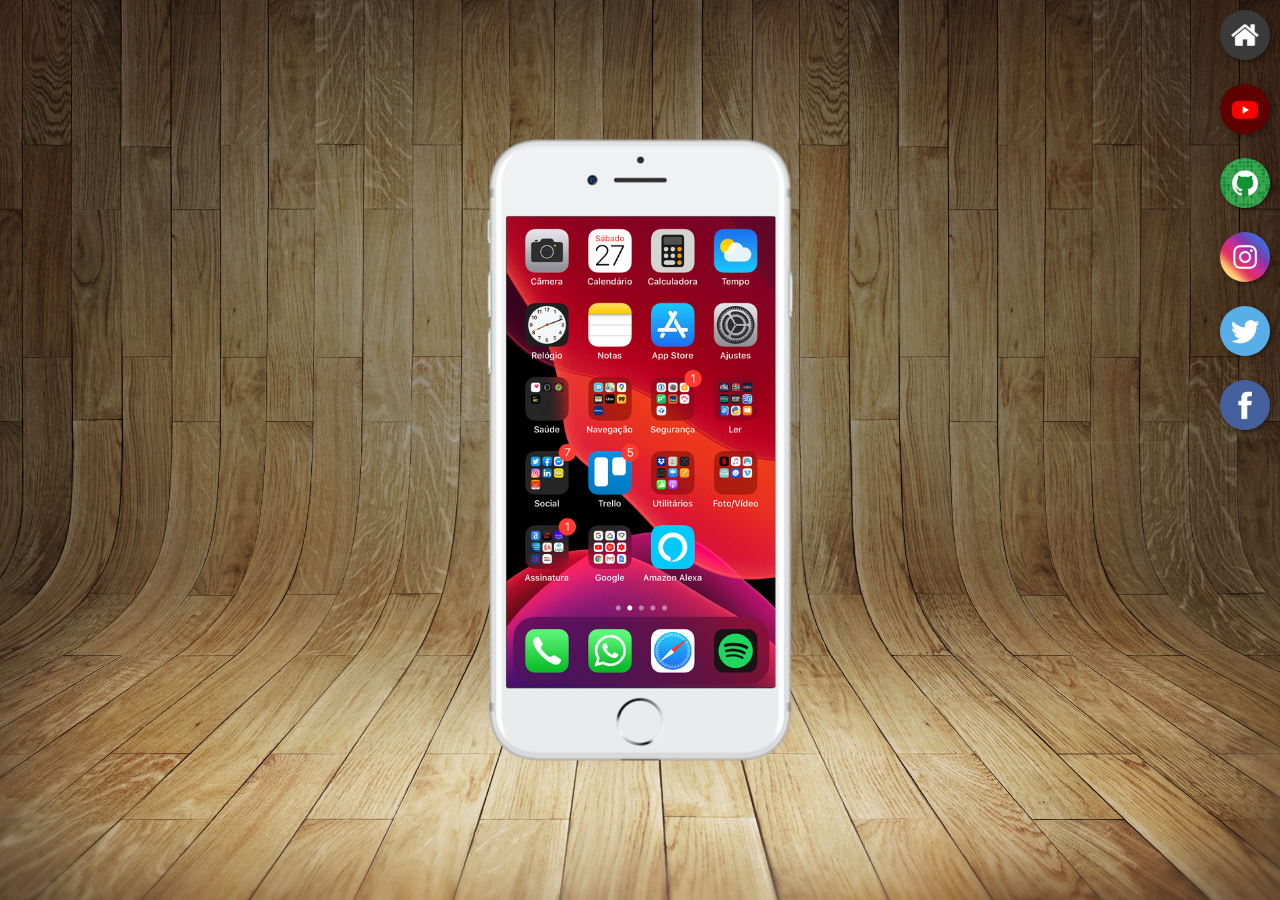
<file: index.html>
<!DOCTYPE html>
<html lang="pt-br">
<head>
    <meta charset="UTF-8">
    <meta http-equiv="X-UA-Compatible" content="IE=edge">
    <meta name="viewport" content="width=device-width, initial-scale=1.0">
    <link rel="shortcut icon" href="favicon.ico" type="image/x-icon">
    <link rel="stylesheet" href="../estilos/css.css">
    <title>Projeto Redes Sociais</title>
</head>
<body>
    <main>
        <section id="telefone">
            <iframe src="home.html" name="tela" id="tela" frameborder="0">
            [ERRO] Navegador não compativel com iframe
            </iframe>
        </section>

        <section id="redes-sociais">
            <a href="home.html" target="tela"><img src="imagens/logo-home.jpg" alt="Home"></a>
            <br>
            <a href="youtub.html" target="tela"><img src="imagens/logo-youtube.jpg" alt="youtube"></a>
            <br>
            <a href="github.html" target="tela"><img src="imagens/logo-github.jpg" alt="github"></a>
            <br>
            <a href="instagram.html" target="tela"><img src="imagens/logo-instagram.jpg" alt="instagram"></a>
            <br>
            <a href="twitter.html" target="tela"><img src="imagens/logo-twitter.jpg" alt="twitter"></a>
            <br>
            <a href="facebook.html" target="tela"><img src="imagens/logo-facebook.jpg" alt="facebook"></a>
        </section>
    </main>
</body>
</html>
</file>
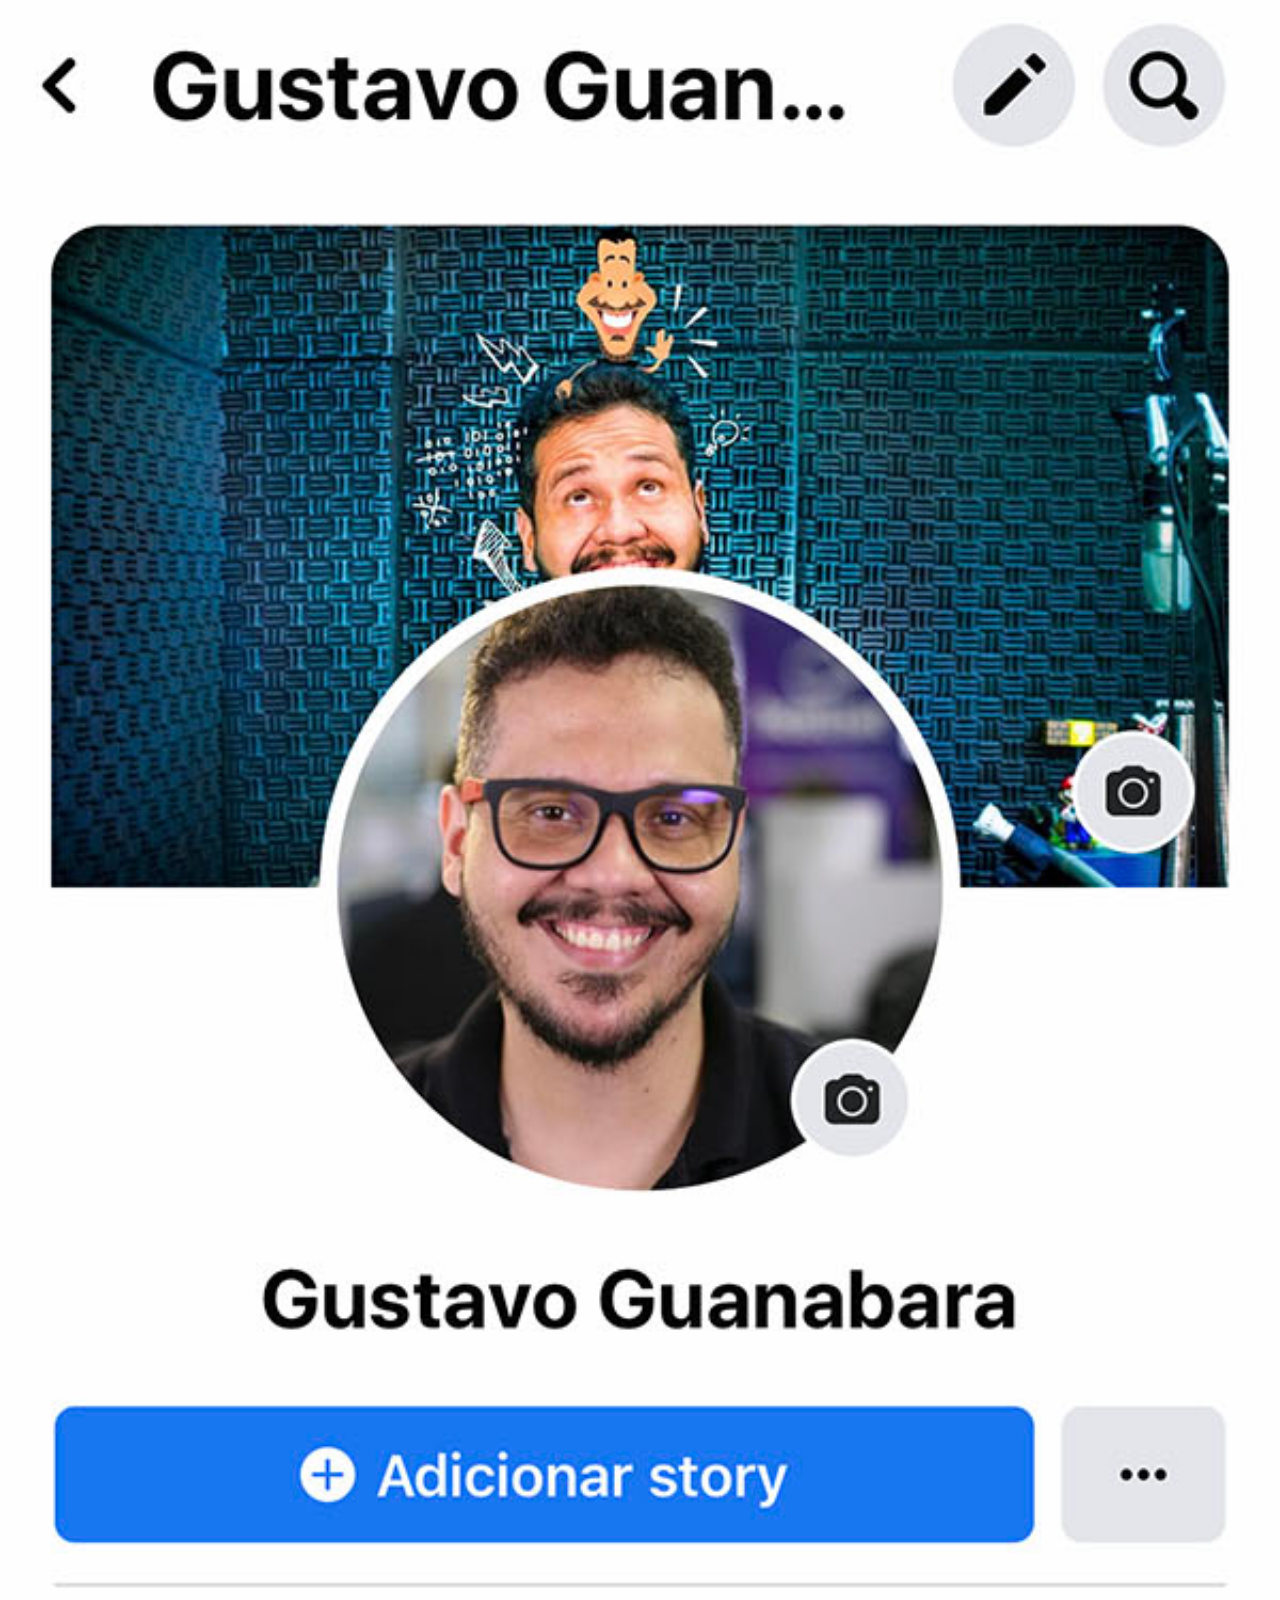
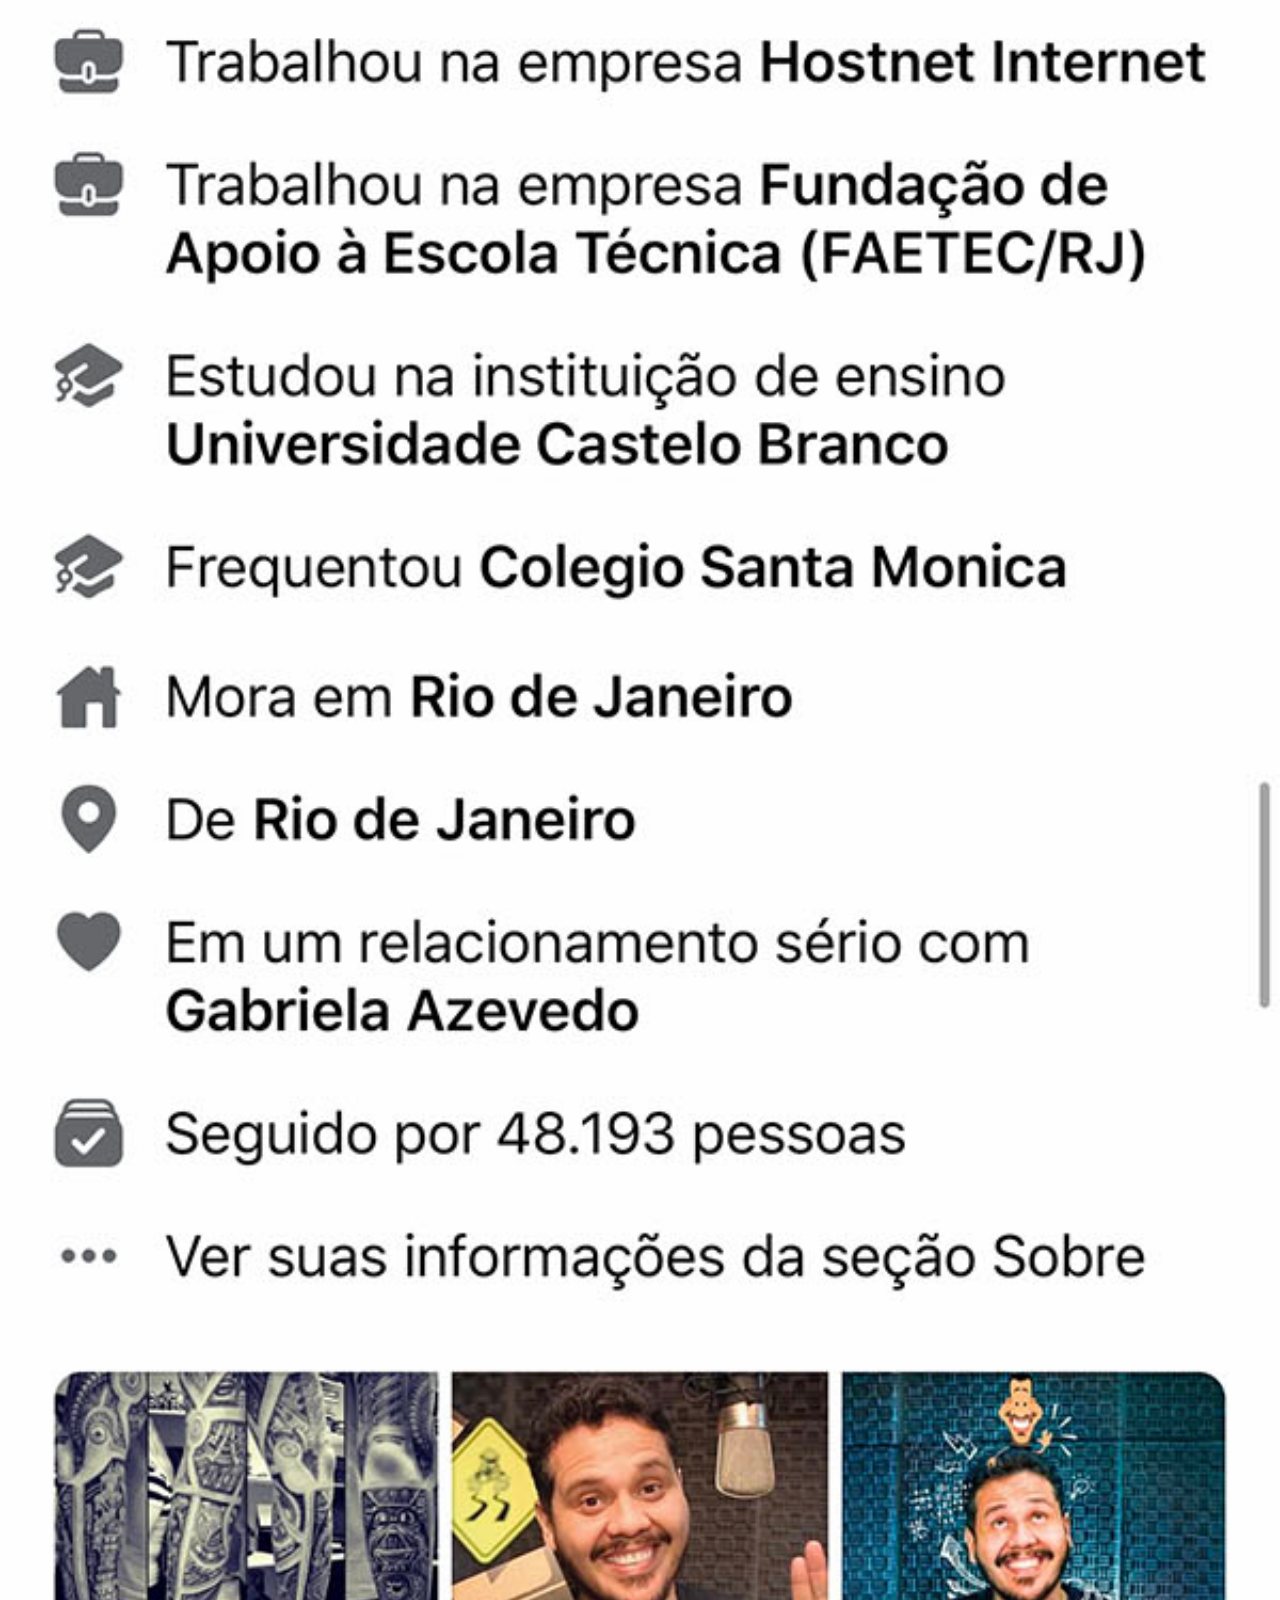
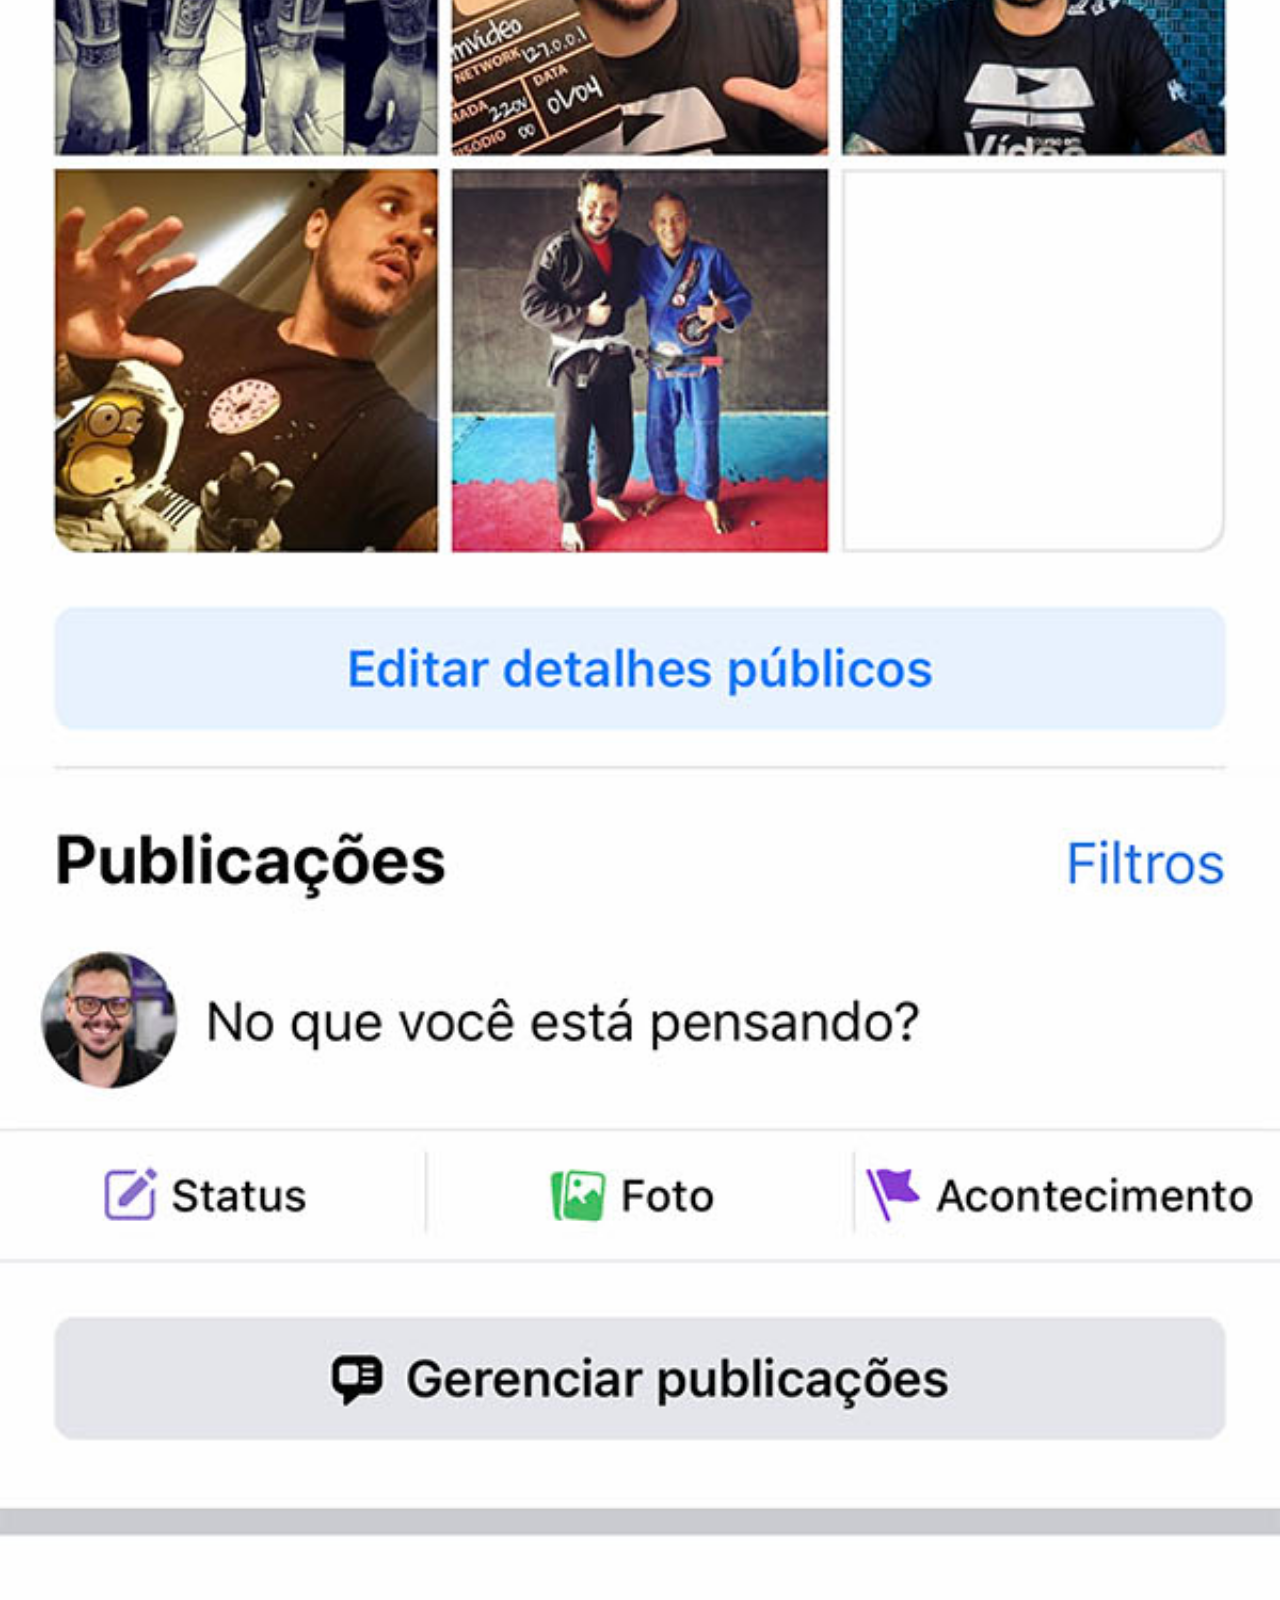
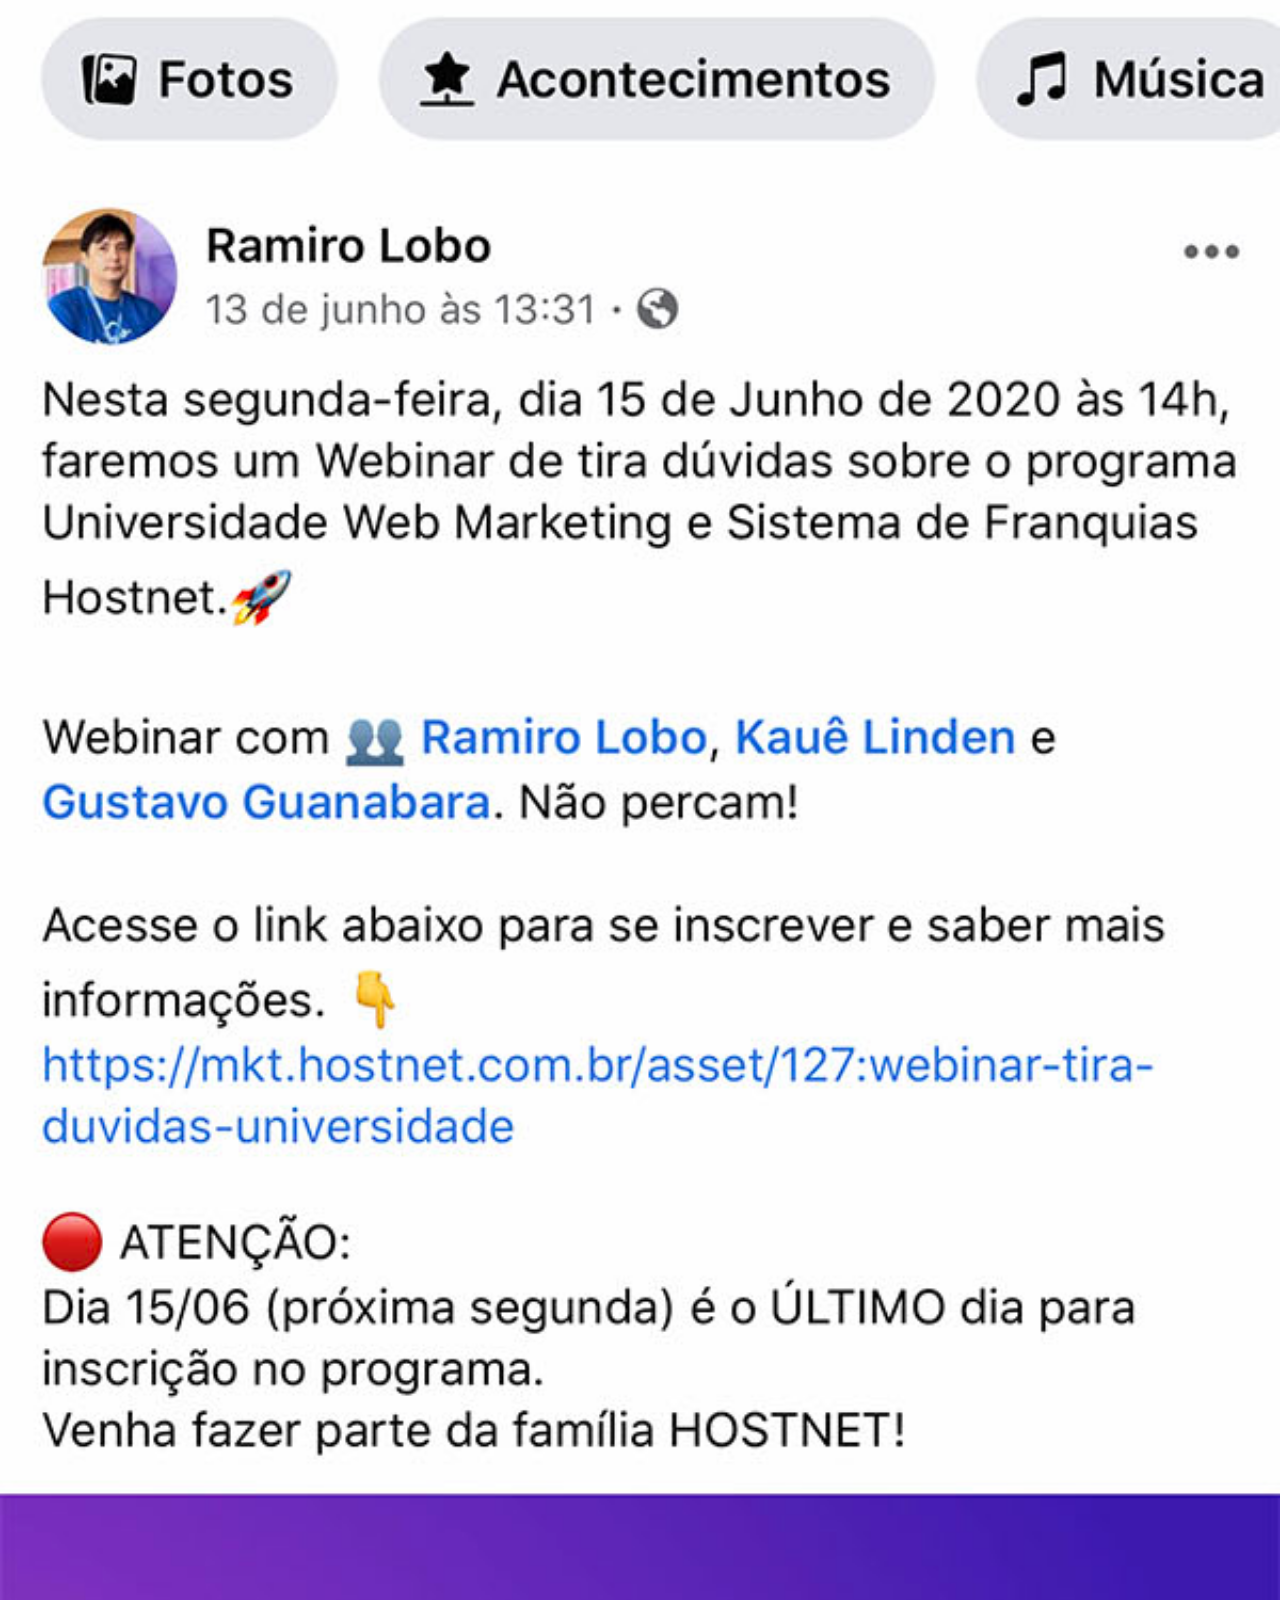
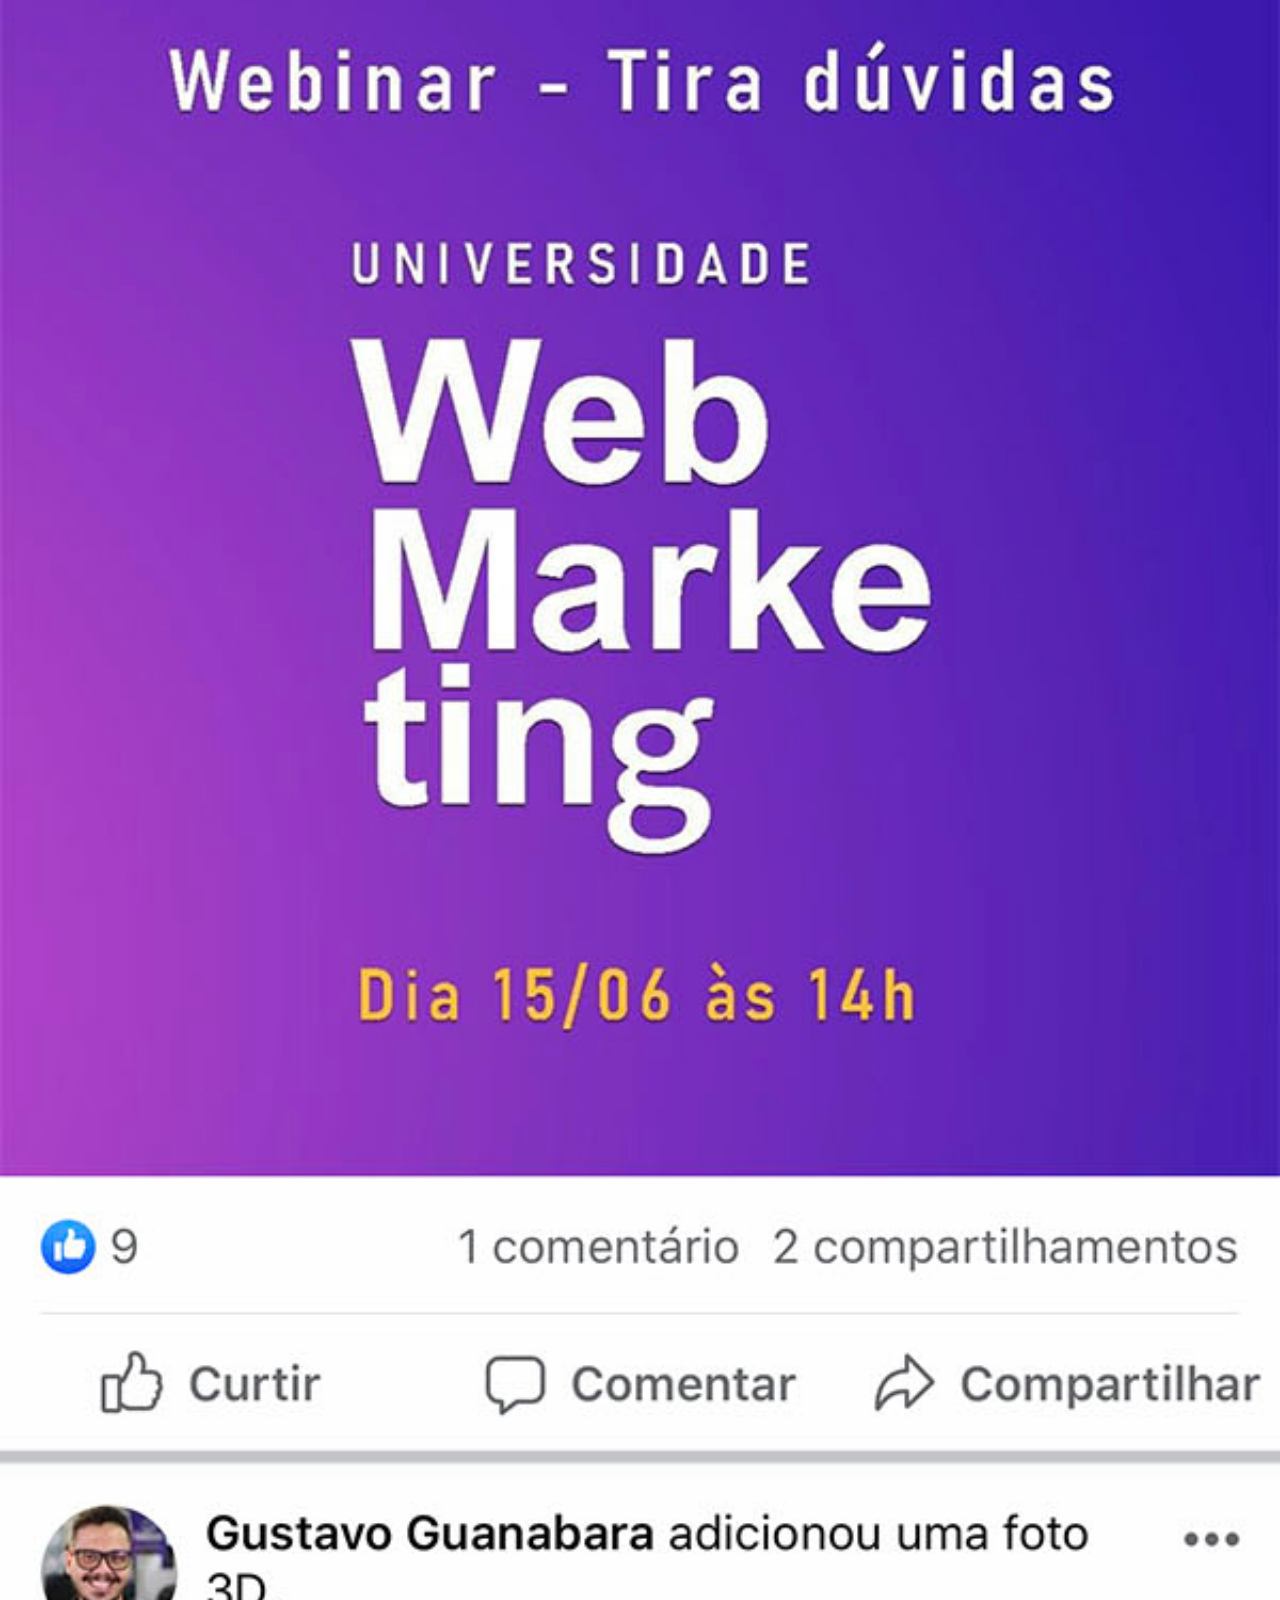
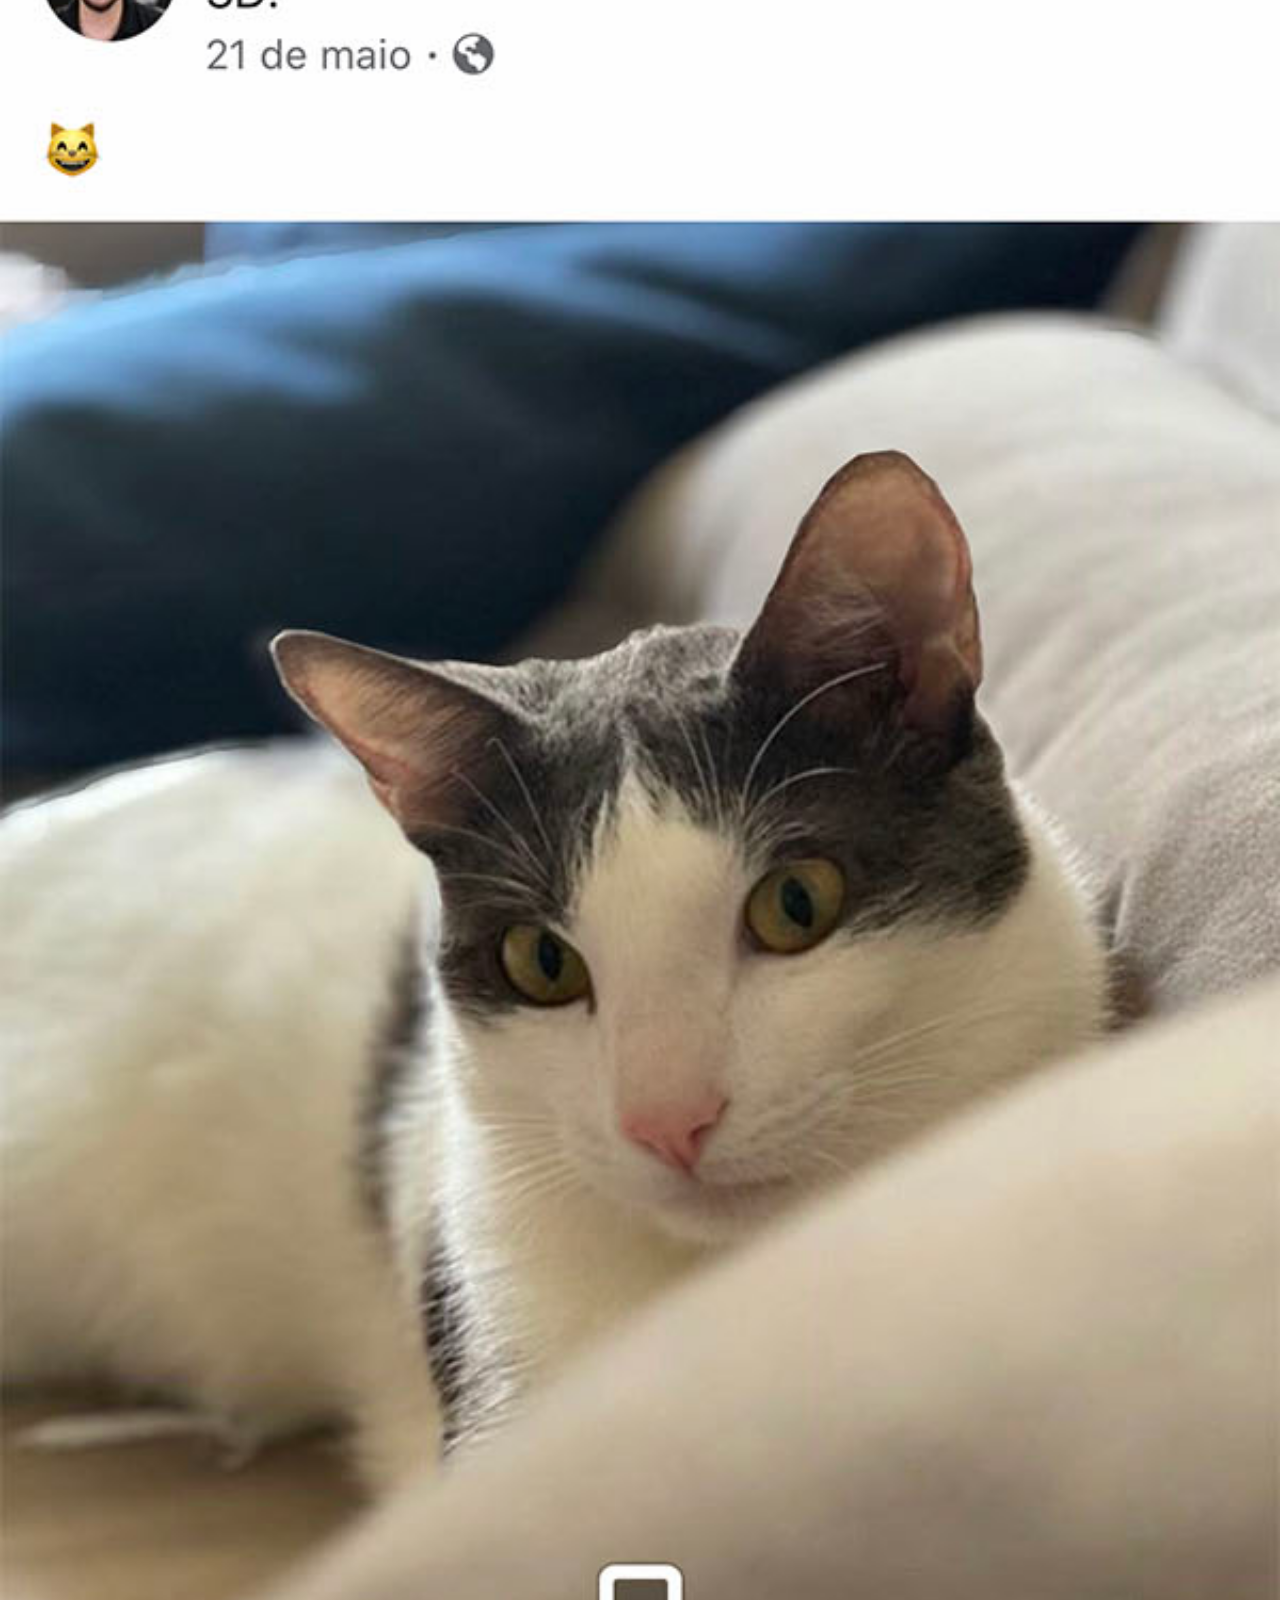
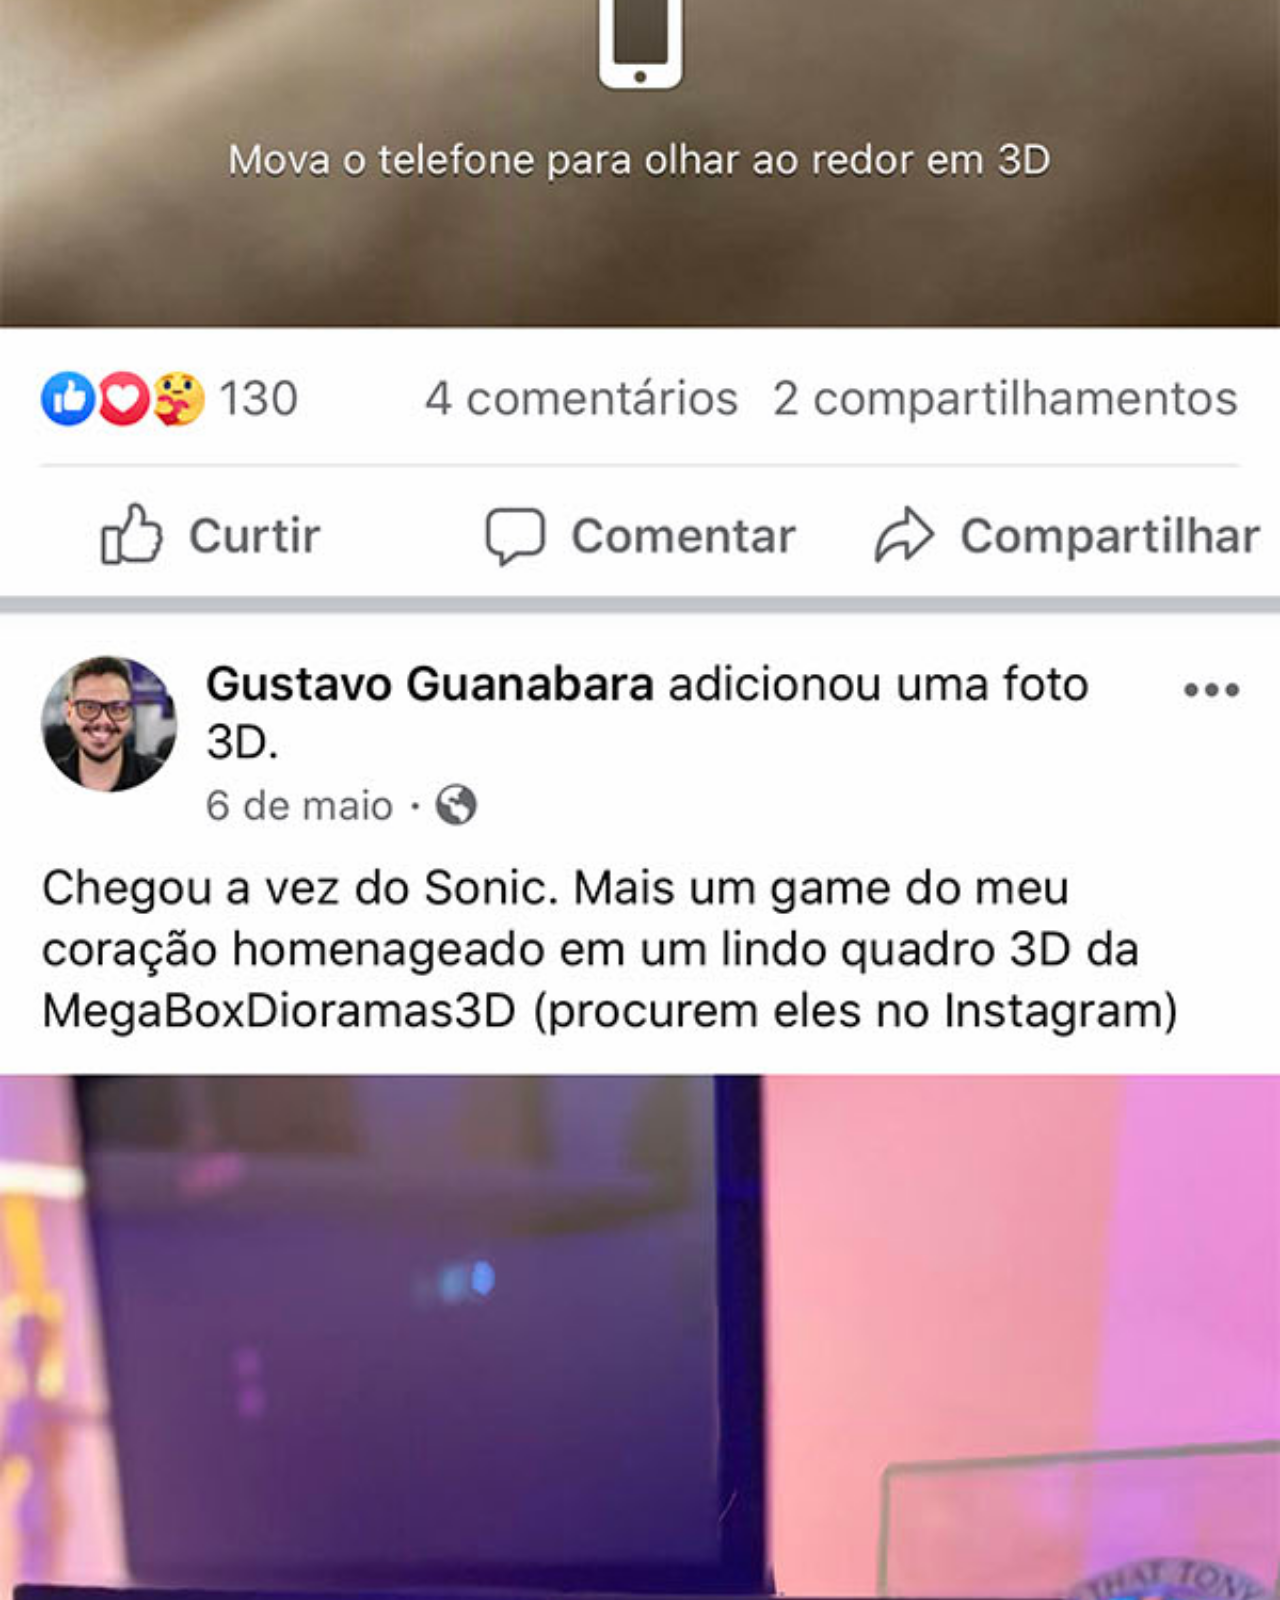
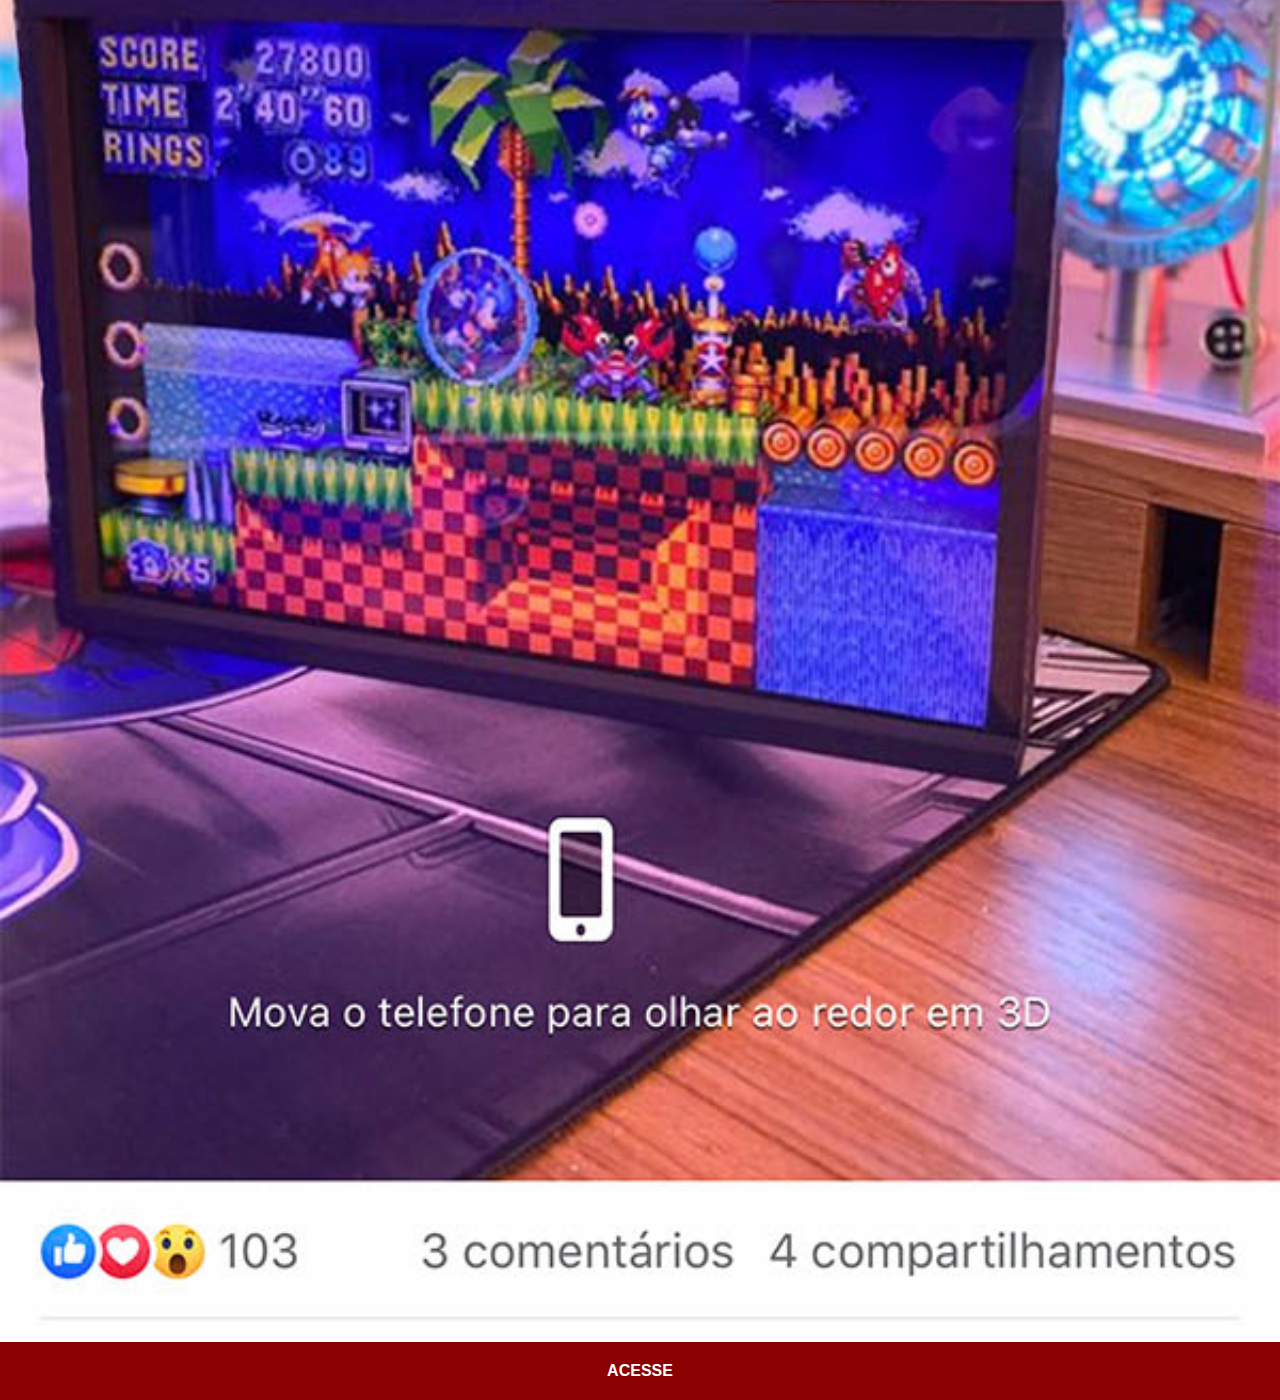
<file: facebook.html>
<!DOCTYPE html>
<html lang="pt-br">
<head>
    <meta charset="UTF-8">
    <meta http-equiv="X-UA-Compatible" content="IE=edge">
    <meta name="viewport" content="width=device-width, initial-scale=1.0">
    <link rel="stylesheet" href="../estilos/social.css">
    <title>facebook</title>
</head>
<body>
    <img src="imagens/tela-facebook.jpg" alt="youtube">
    <a href="https://www.facebook.com" target="_blank">ACESSE</a>
</body>
</html>
</file>
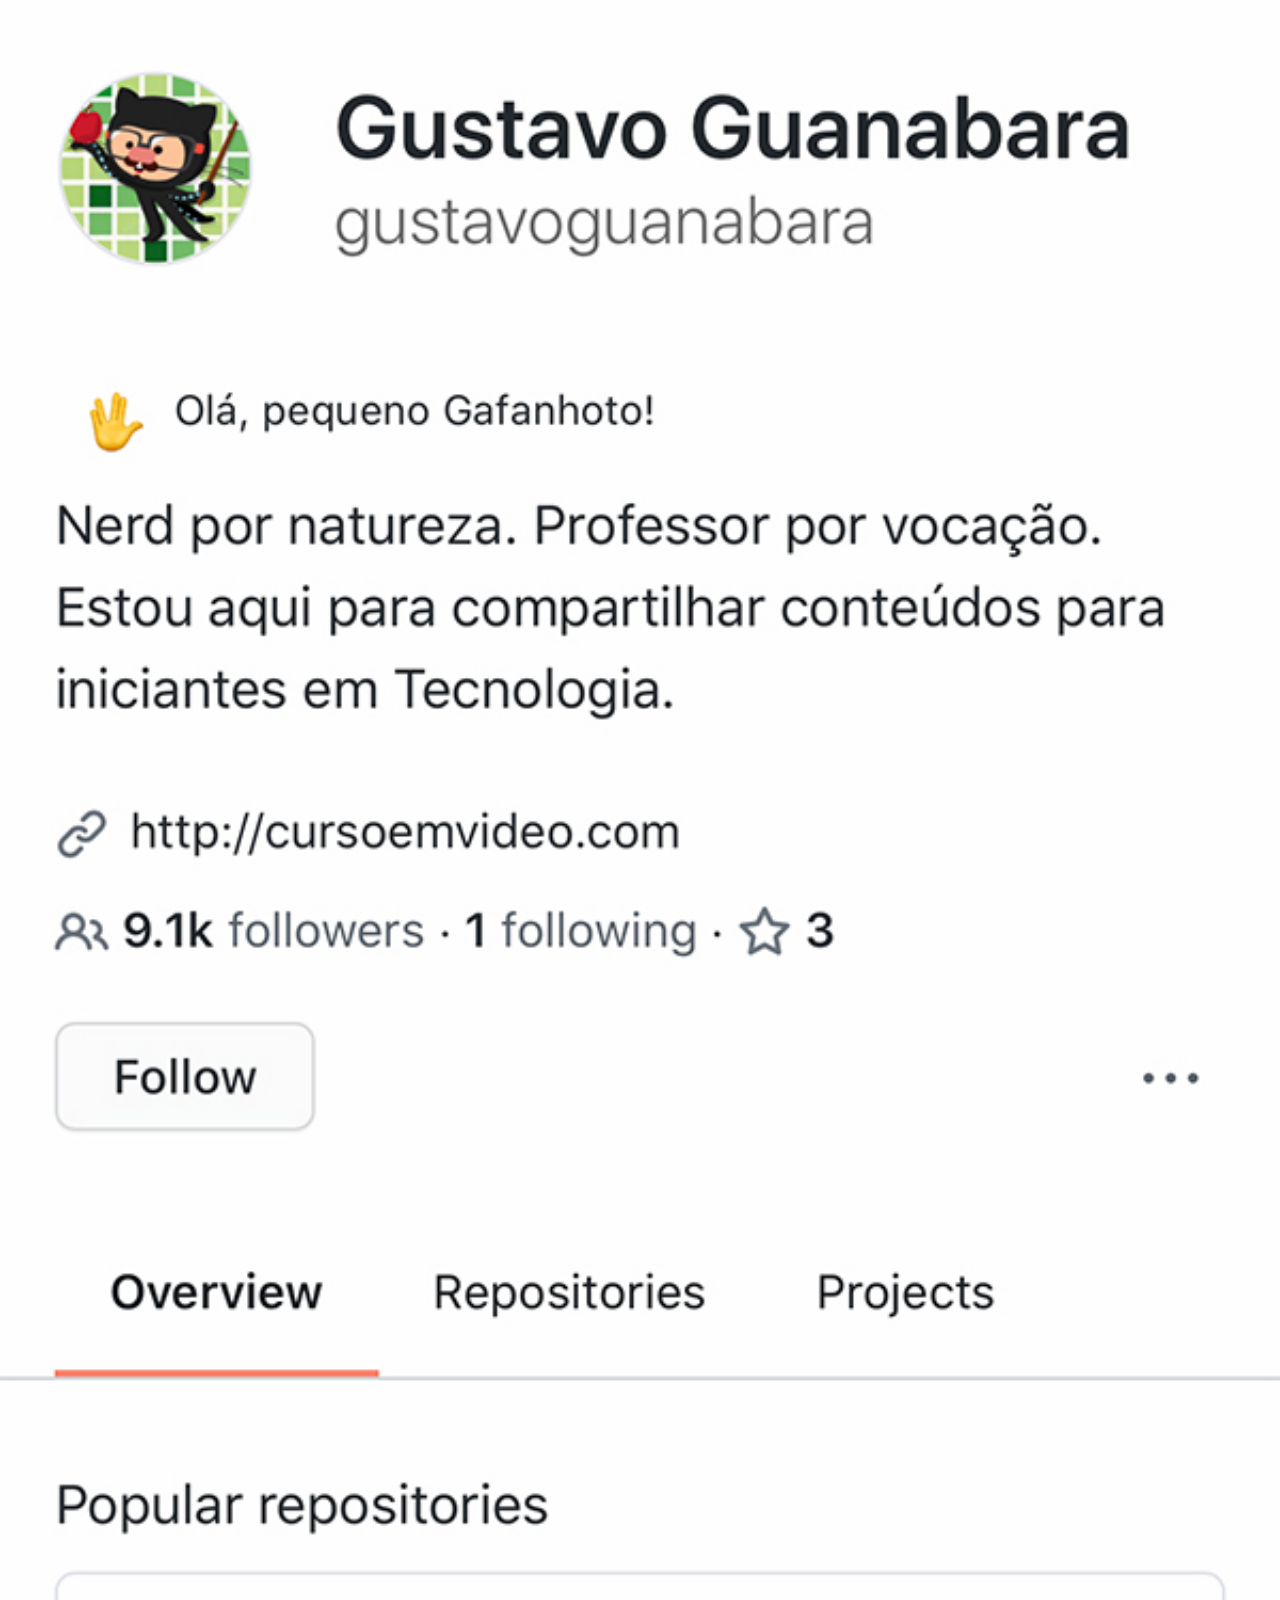
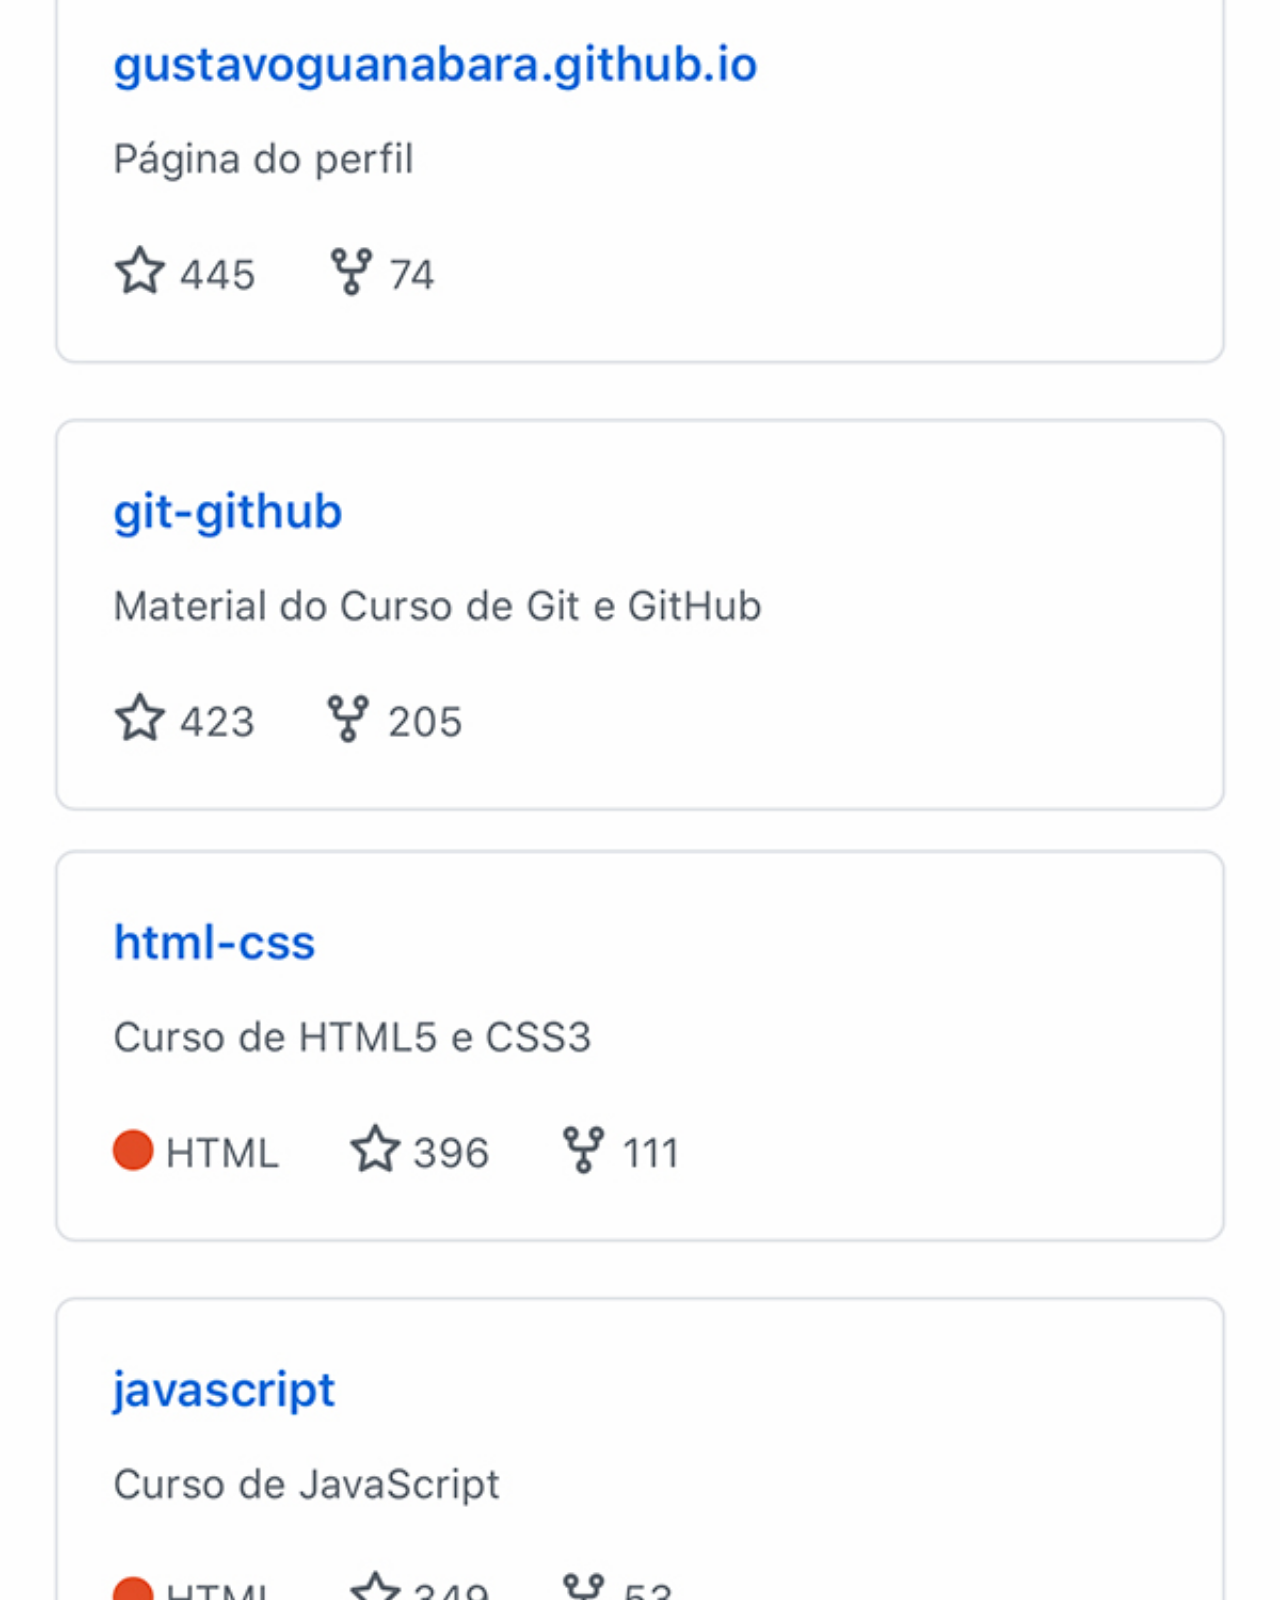
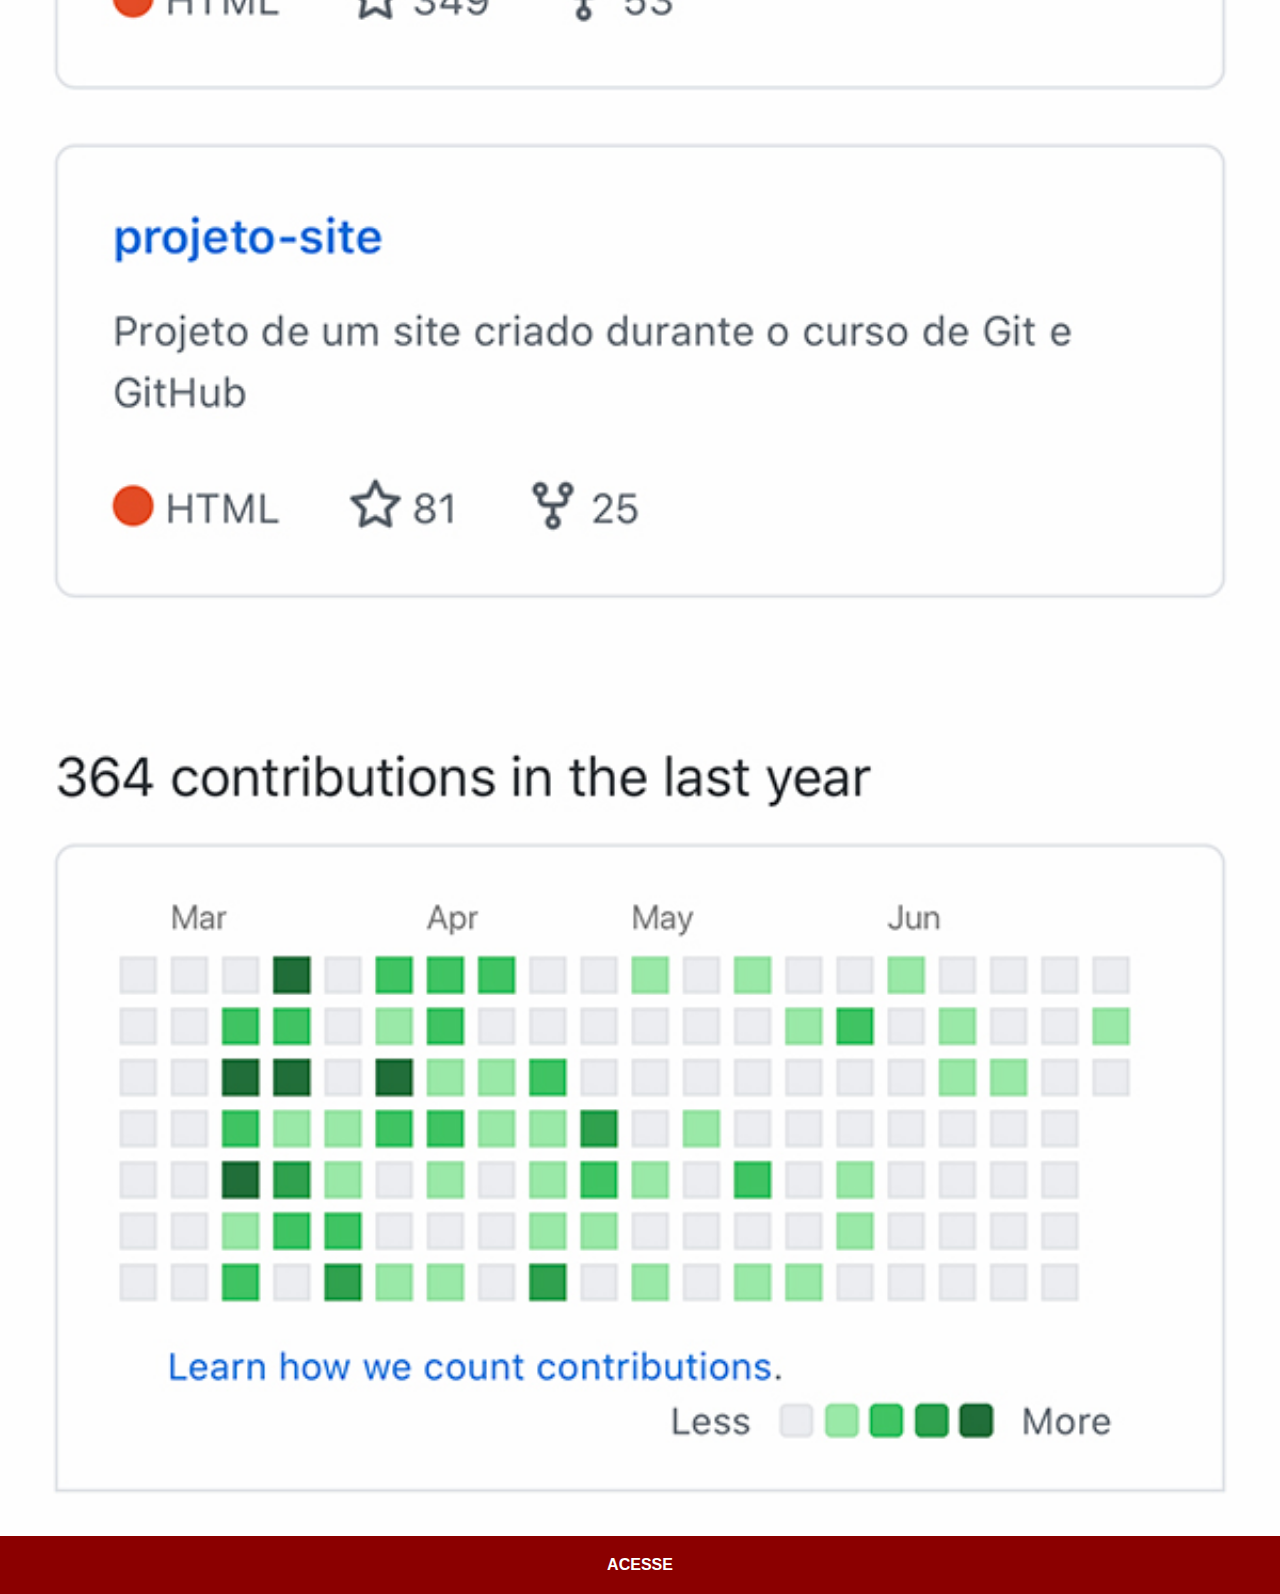
<file: github.html>
<!DOCTYPE html>
<html lang="pt-br">
<head>
    <meta charset="UTF-8">
    <meta http-equiv="X-UA-Compatible" content="IE=edge">
    <meta name="viewport" content="width=device-width, initial-scale=1.0">
    <link rel="stylesheet" href="../estilos/social.css">
    <title>github</title>
</head>
<body>
    <img src="imagens/tela-github.jpg" alt="youtube">
    <a href="https://www.github.com" target="_blank">ACESSE</a>
</body>
</html>
</file>
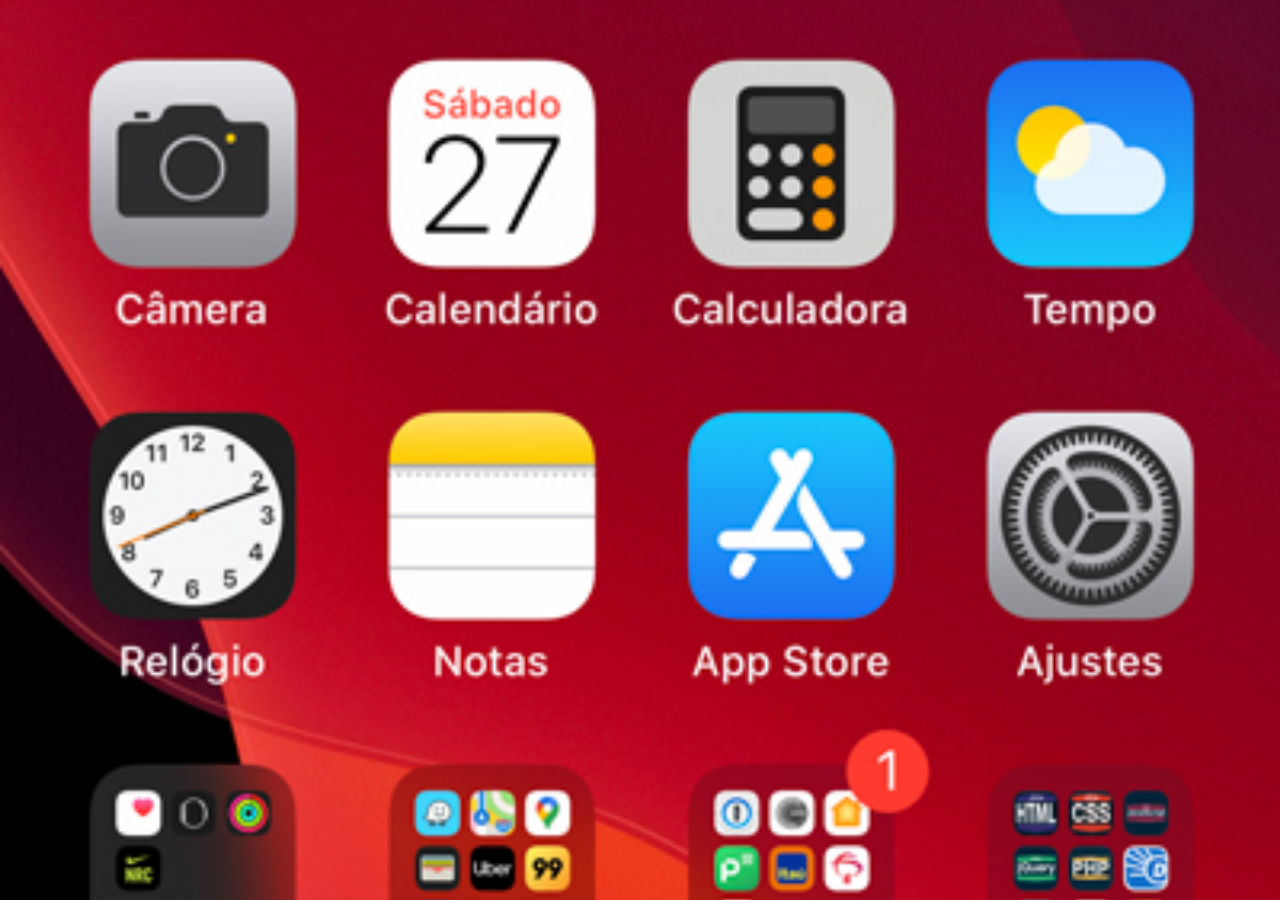
<file: home.html>
<!DOCTYPE html>
<html lang="pt-br">
<head>
    <meta charset="UTF-8">
    <meta http-equiv="X-UA-Compatible" content="IE=edge">
    <meta name="viewport" content="width=device-width, initial-scale=1.0">
    <title>Home</title>
</head>
<style>
    * {
        margin: 0px;
        padding: 0px;
    }

    body {
        width: 100vw;
        height: 100vh;
        background: black url('imagens/tela-home.jpg') no-repeat top center;
        background-size: cover;
    }
</style>
<body>

</body>
</html>
</file>
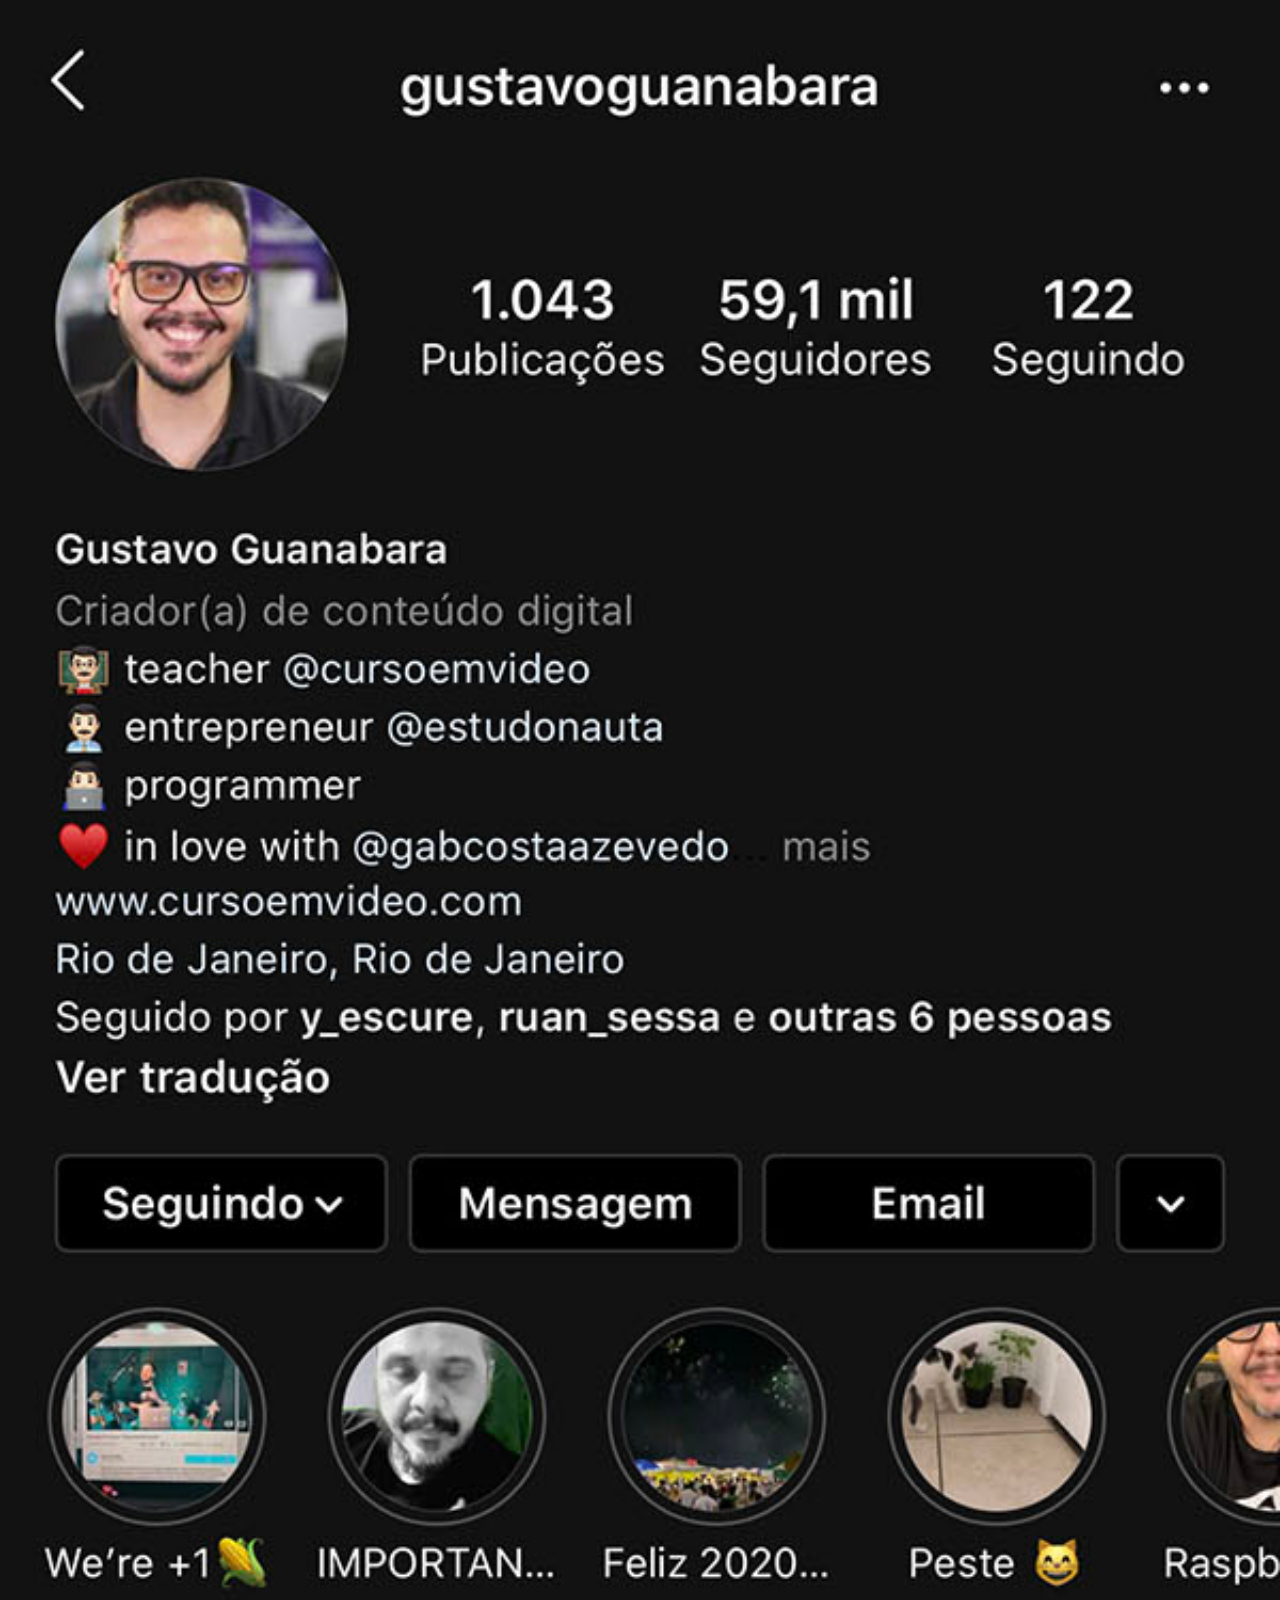
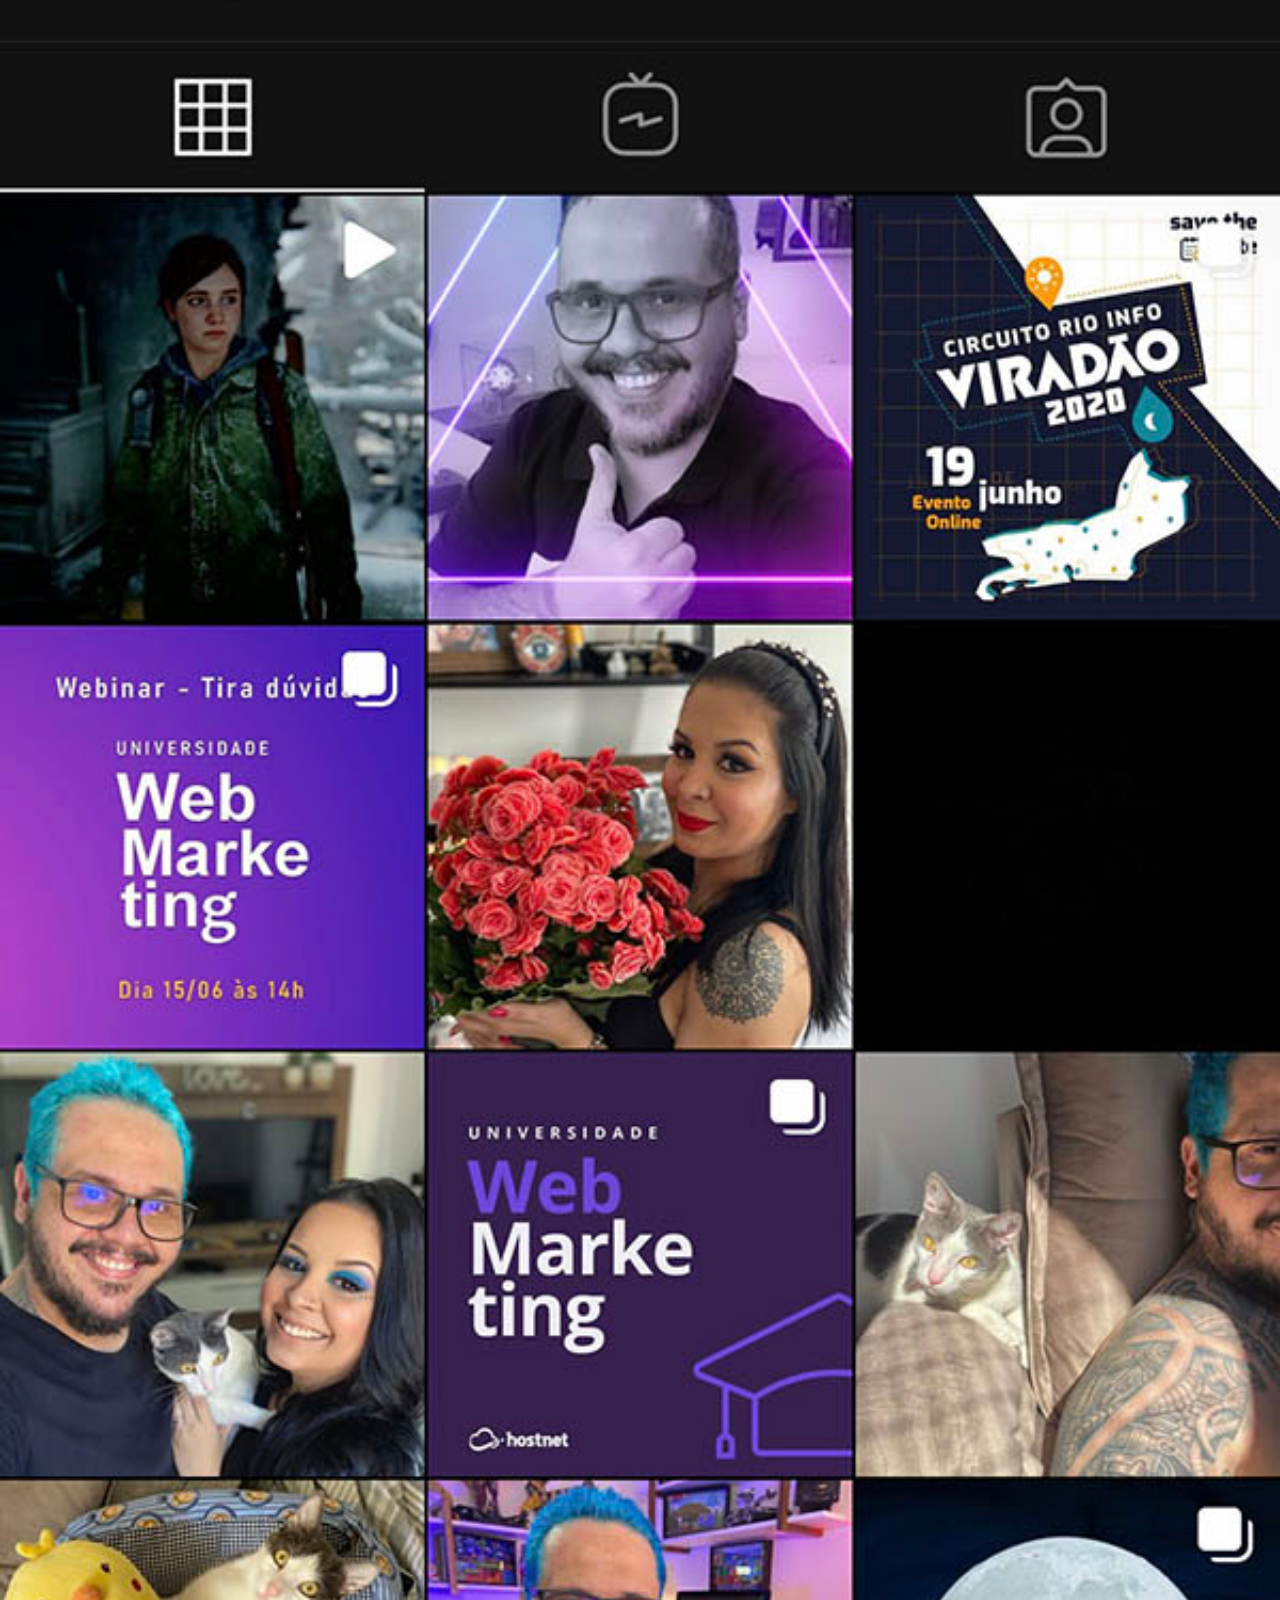
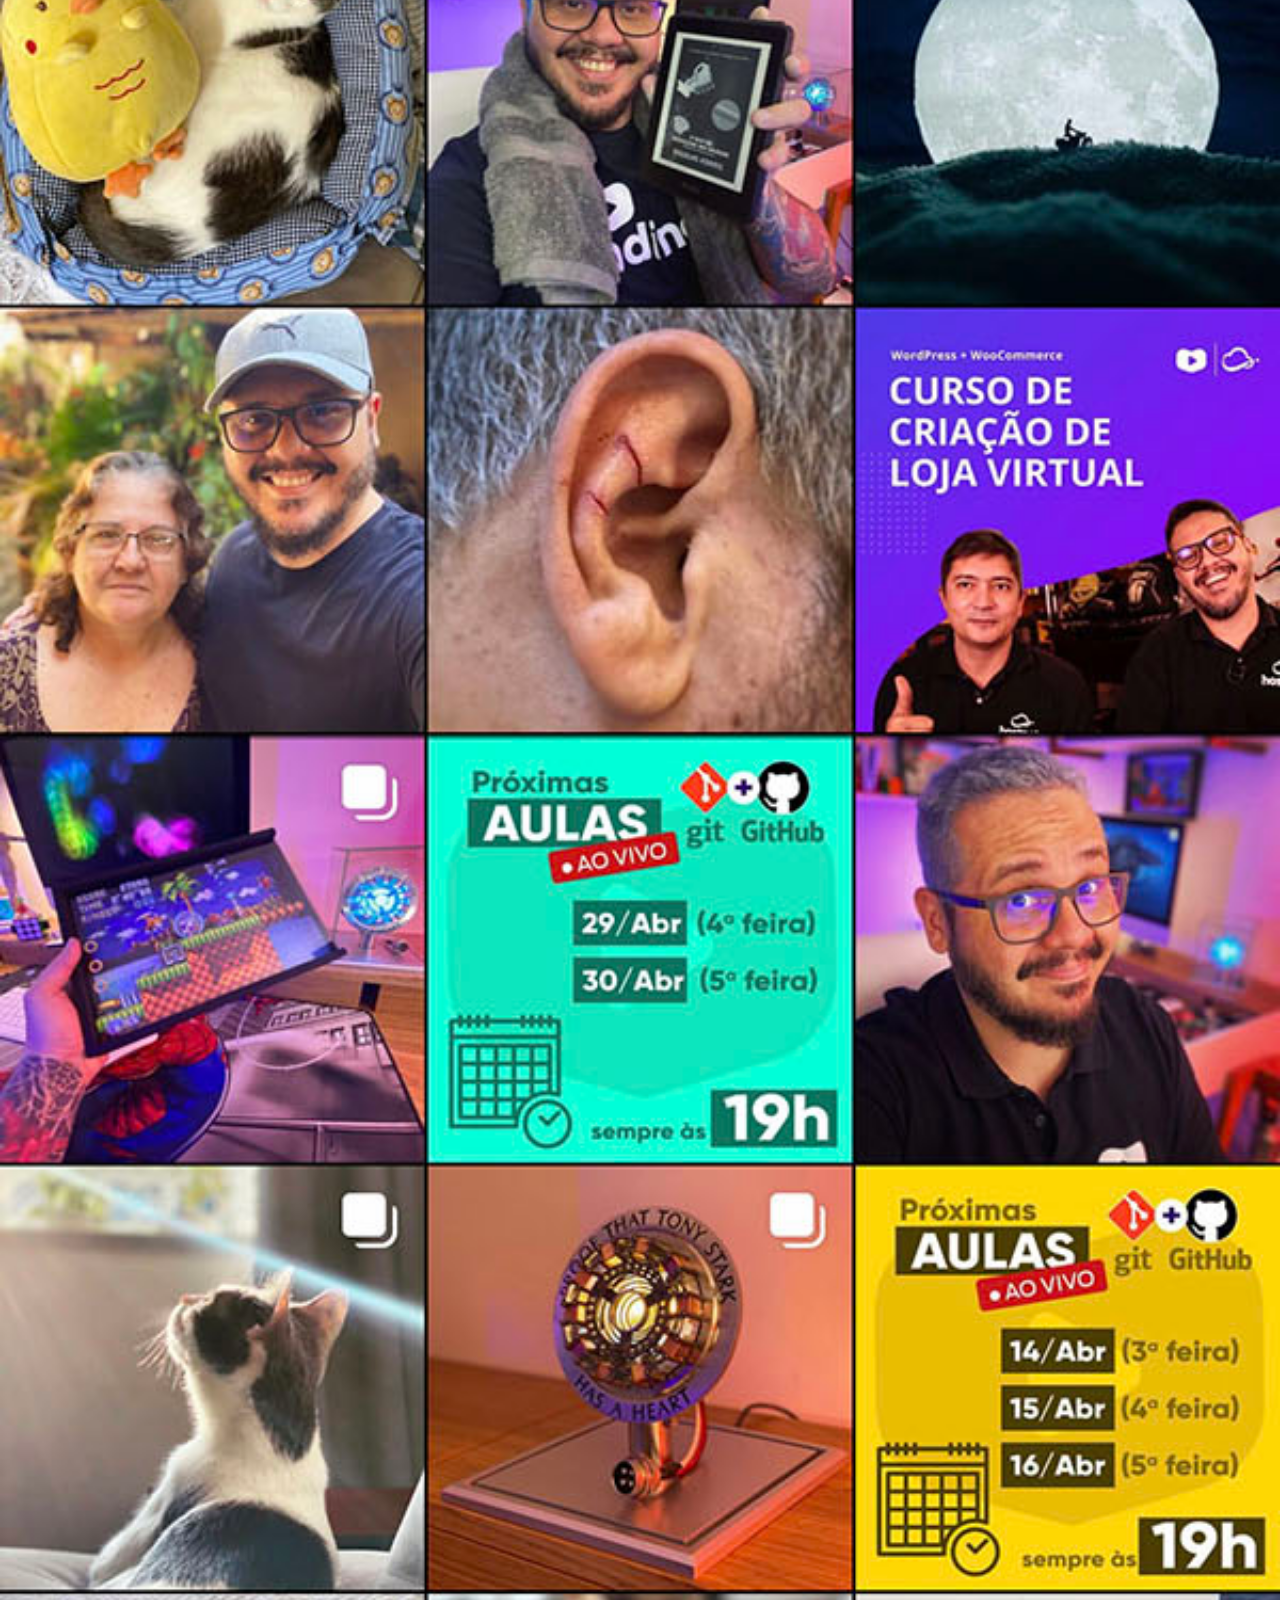
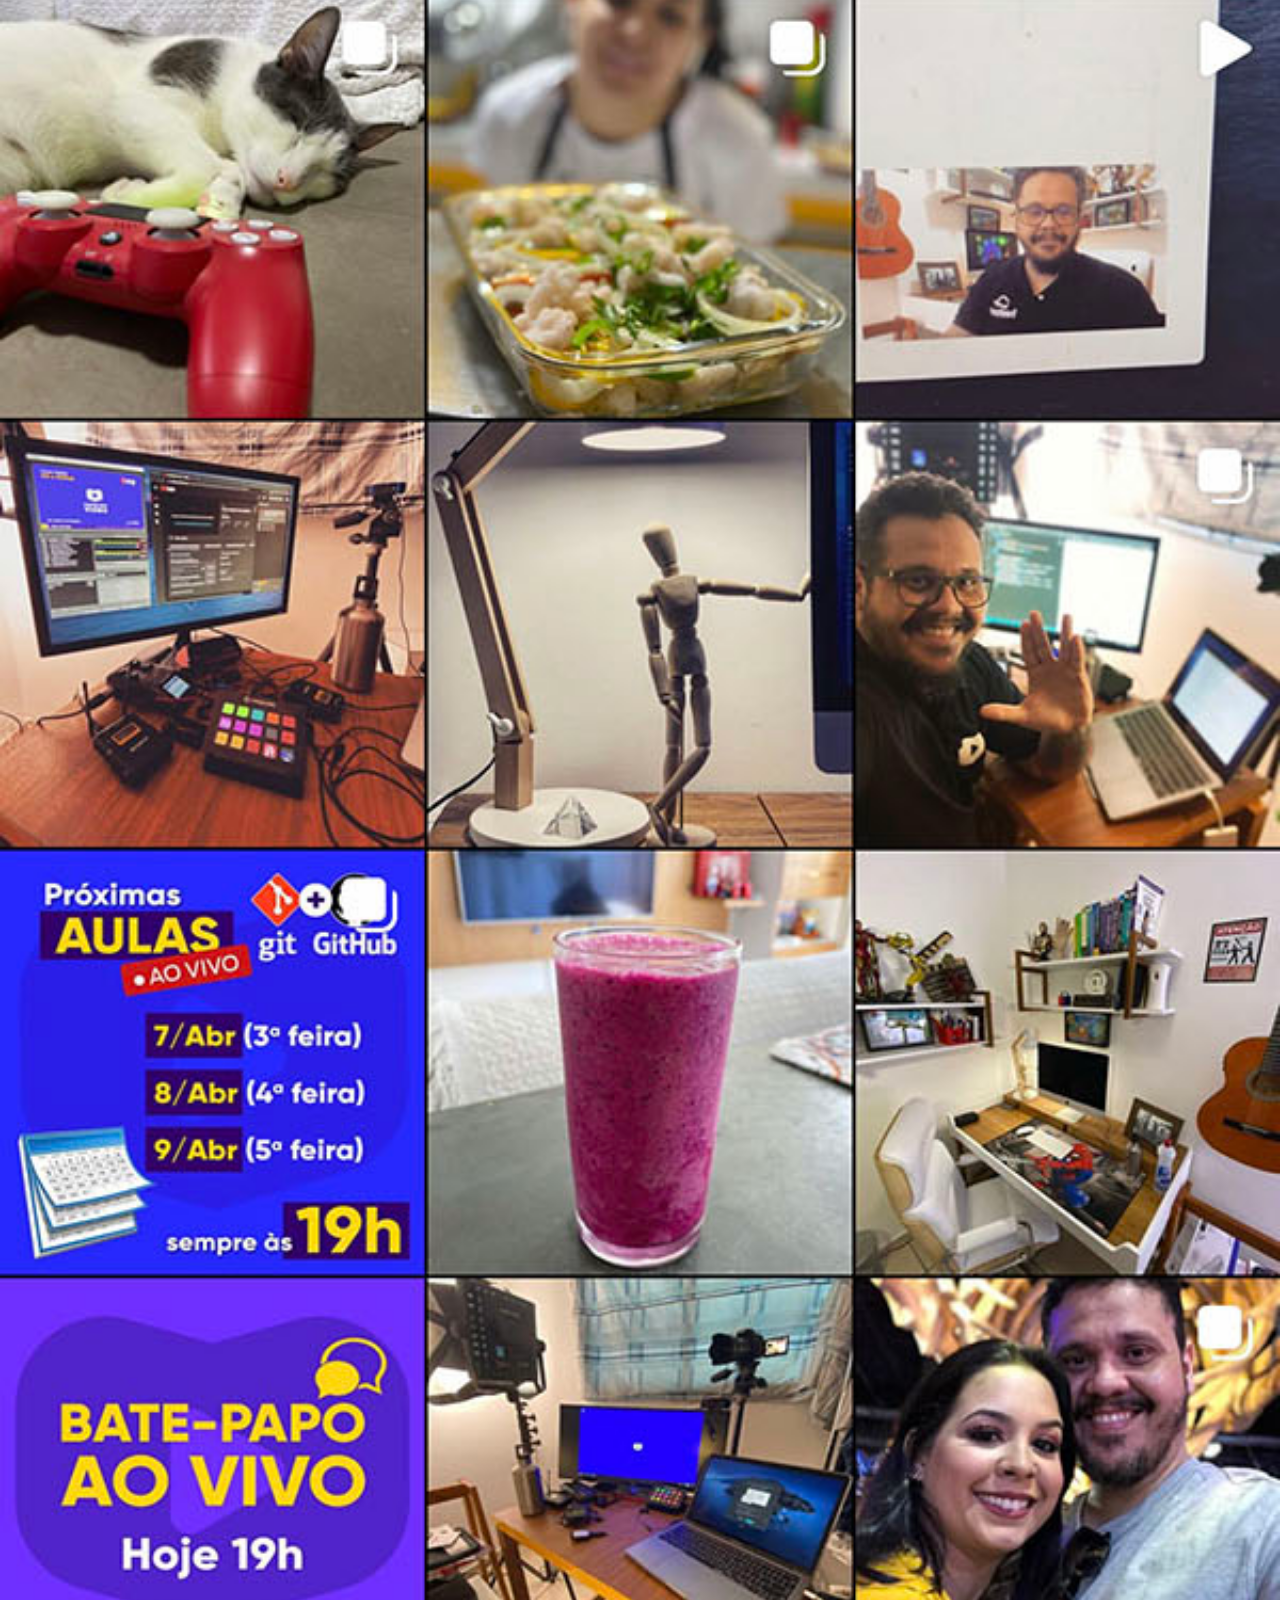
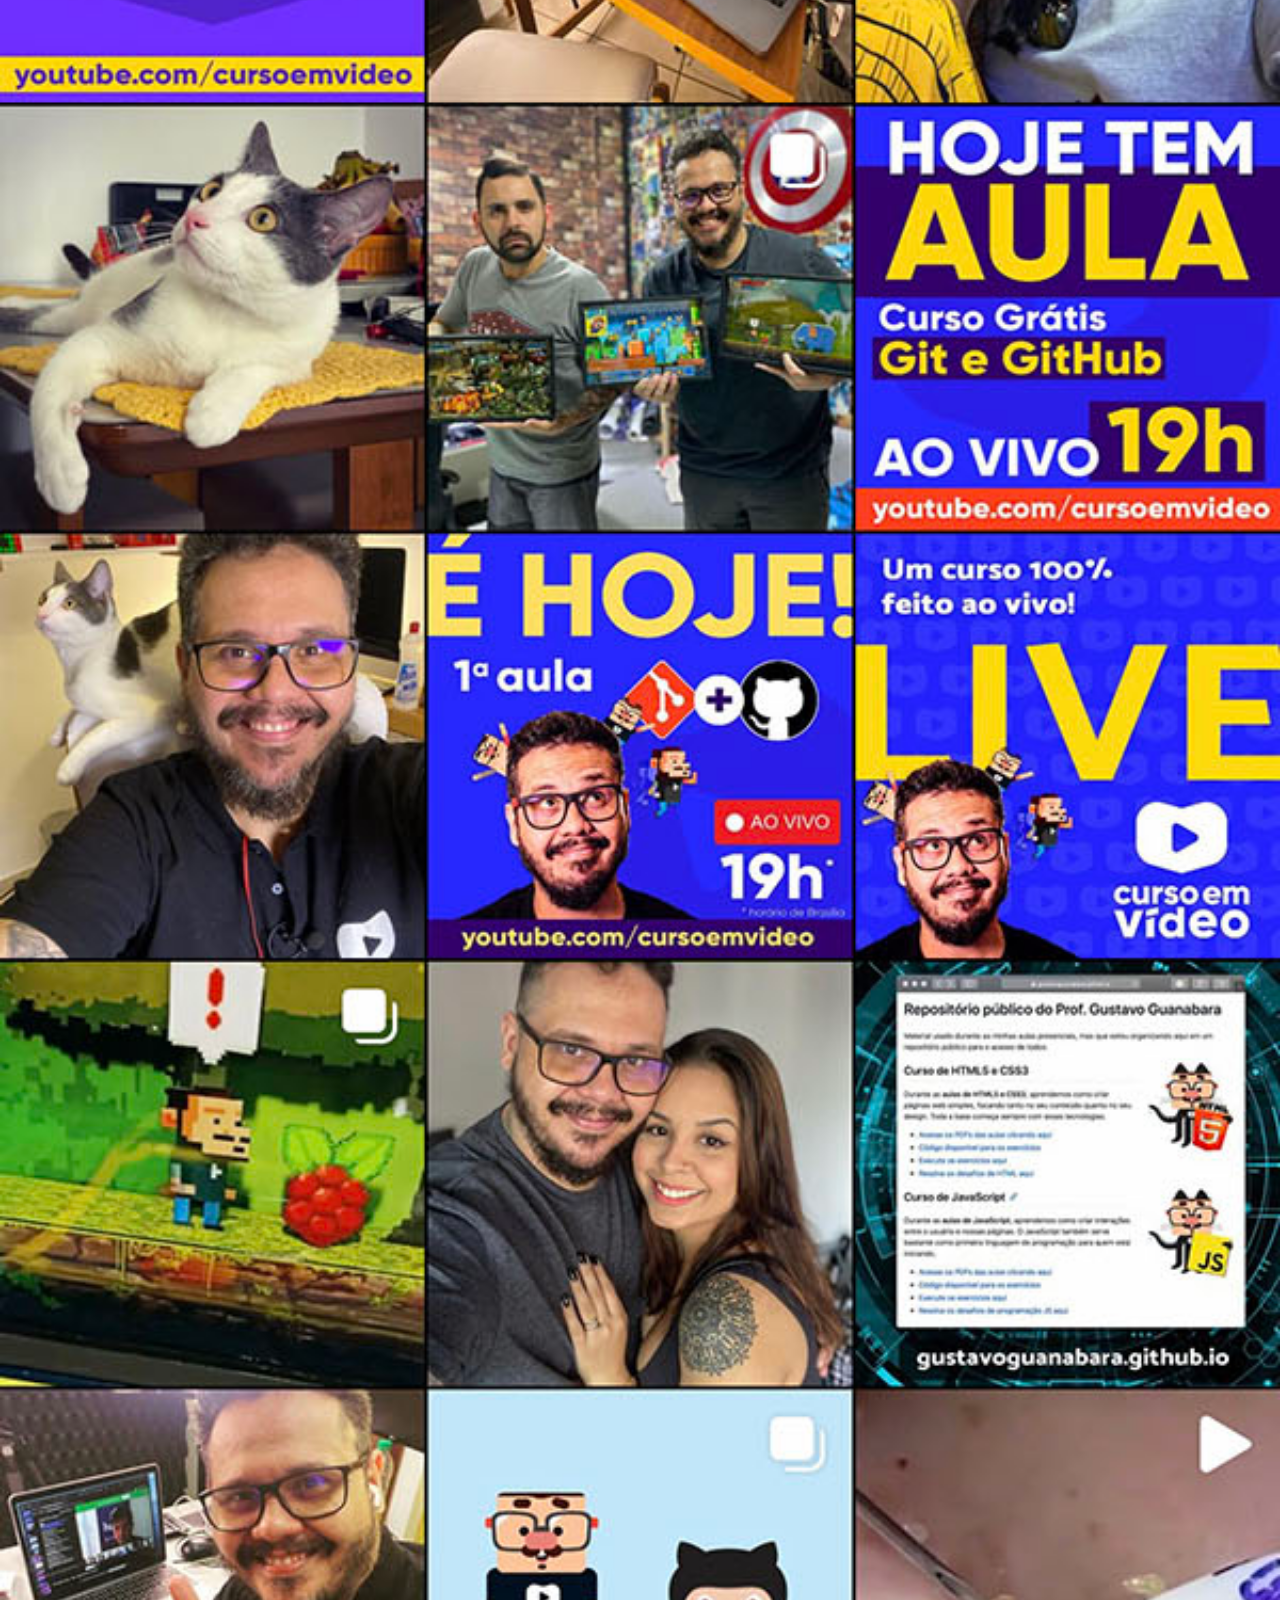
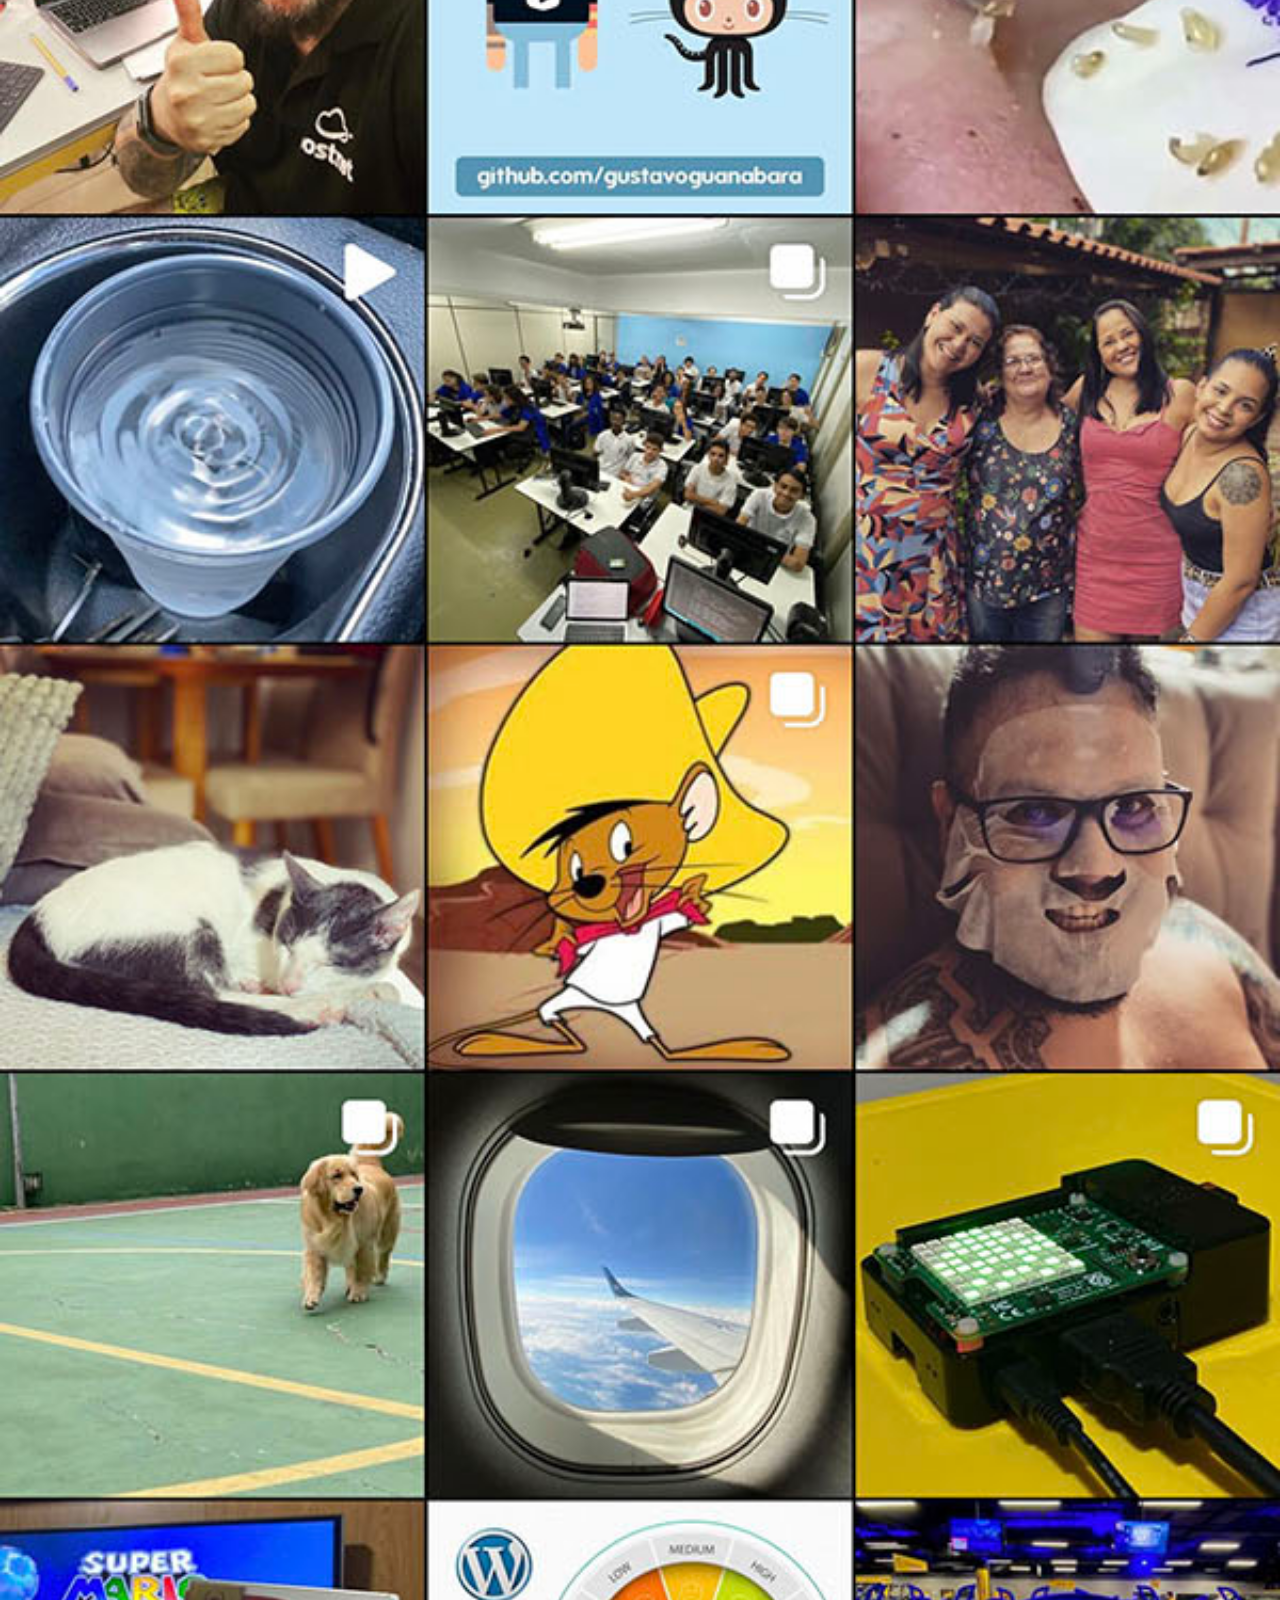
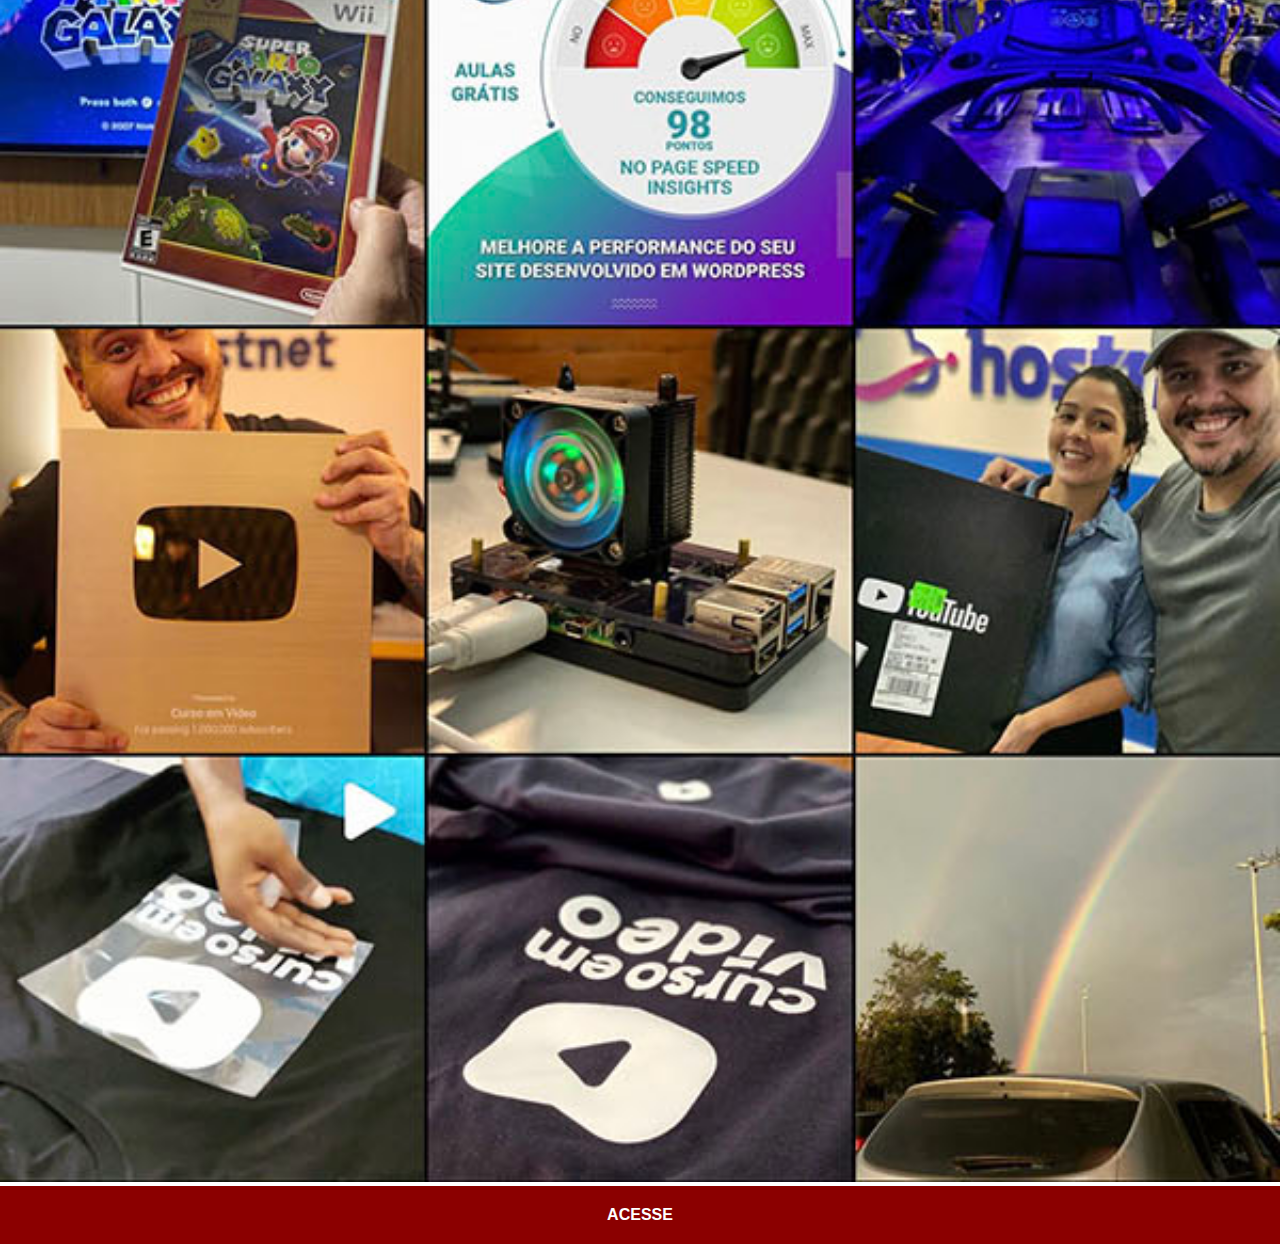
<file: instagram.html>
<!DOCTYPE html>
<html lang="pt-br">
<head>
    <meta charset="UTF-8">
    <meta http-equiv="X-UA-Compatible" content="IE=edge">
    <meta name="viewport" content="width=device-width, initial-scale=1.0">
    <link rel="stylesheet" href="../estilos/social.css">
    <title>instagram</title>
</head>
<body>
    <img src="imagens/tela-instagram.jpg" alt="youtube">
    <a href="https://www.instagram.com" target="_blank">ACESSE</a>
</body>
</html>
</file>
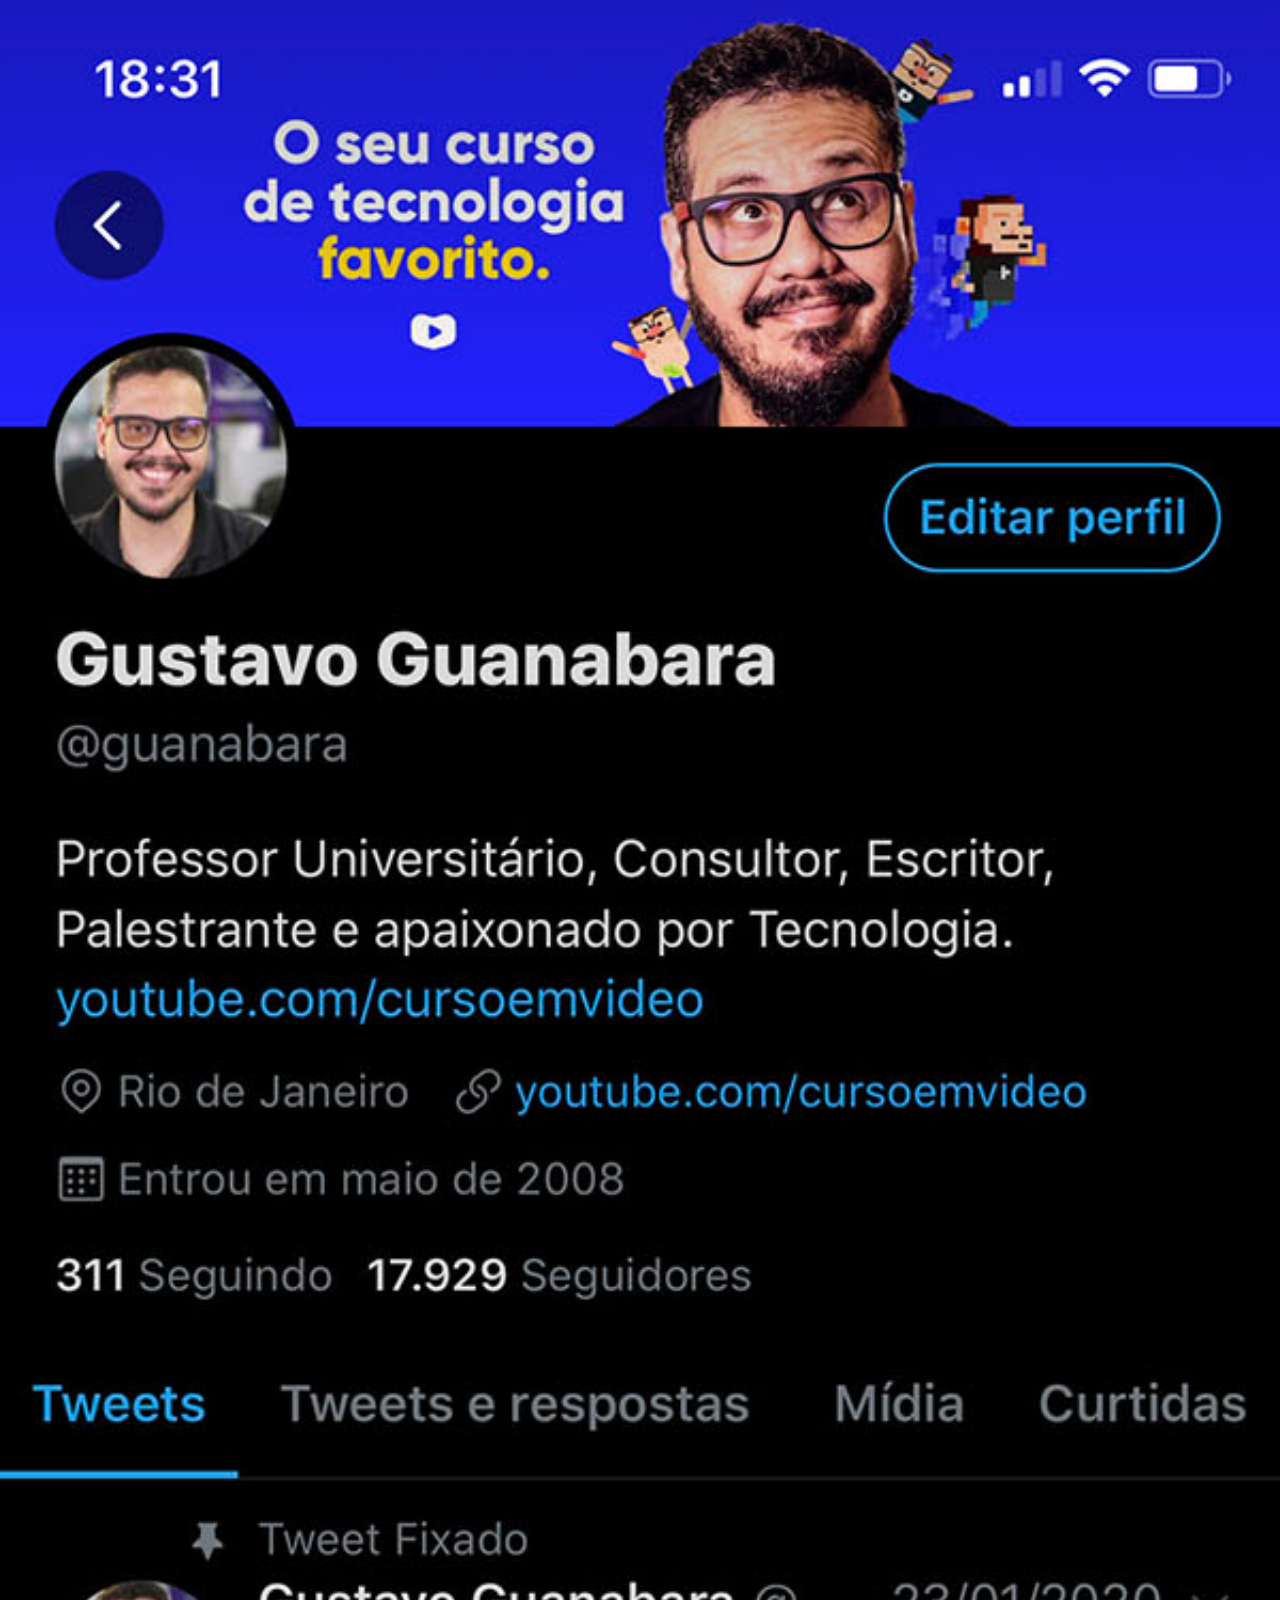
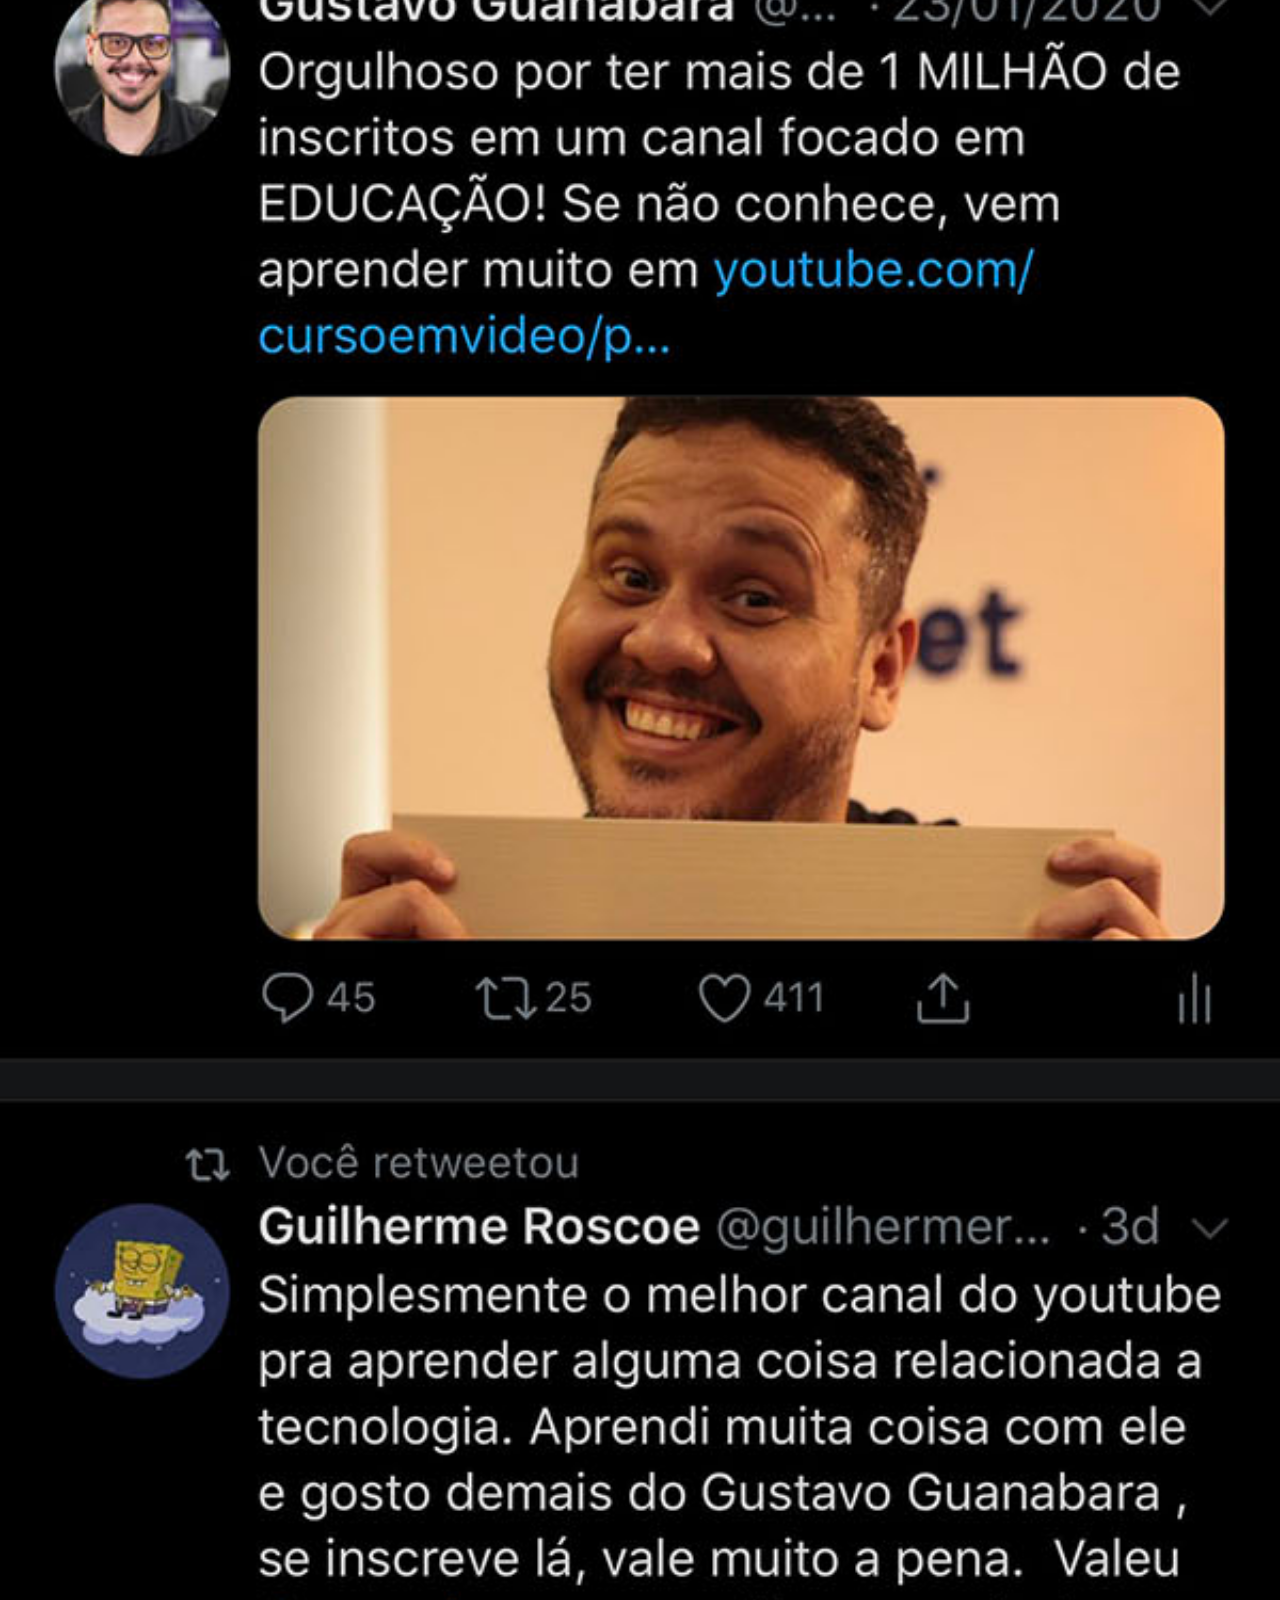
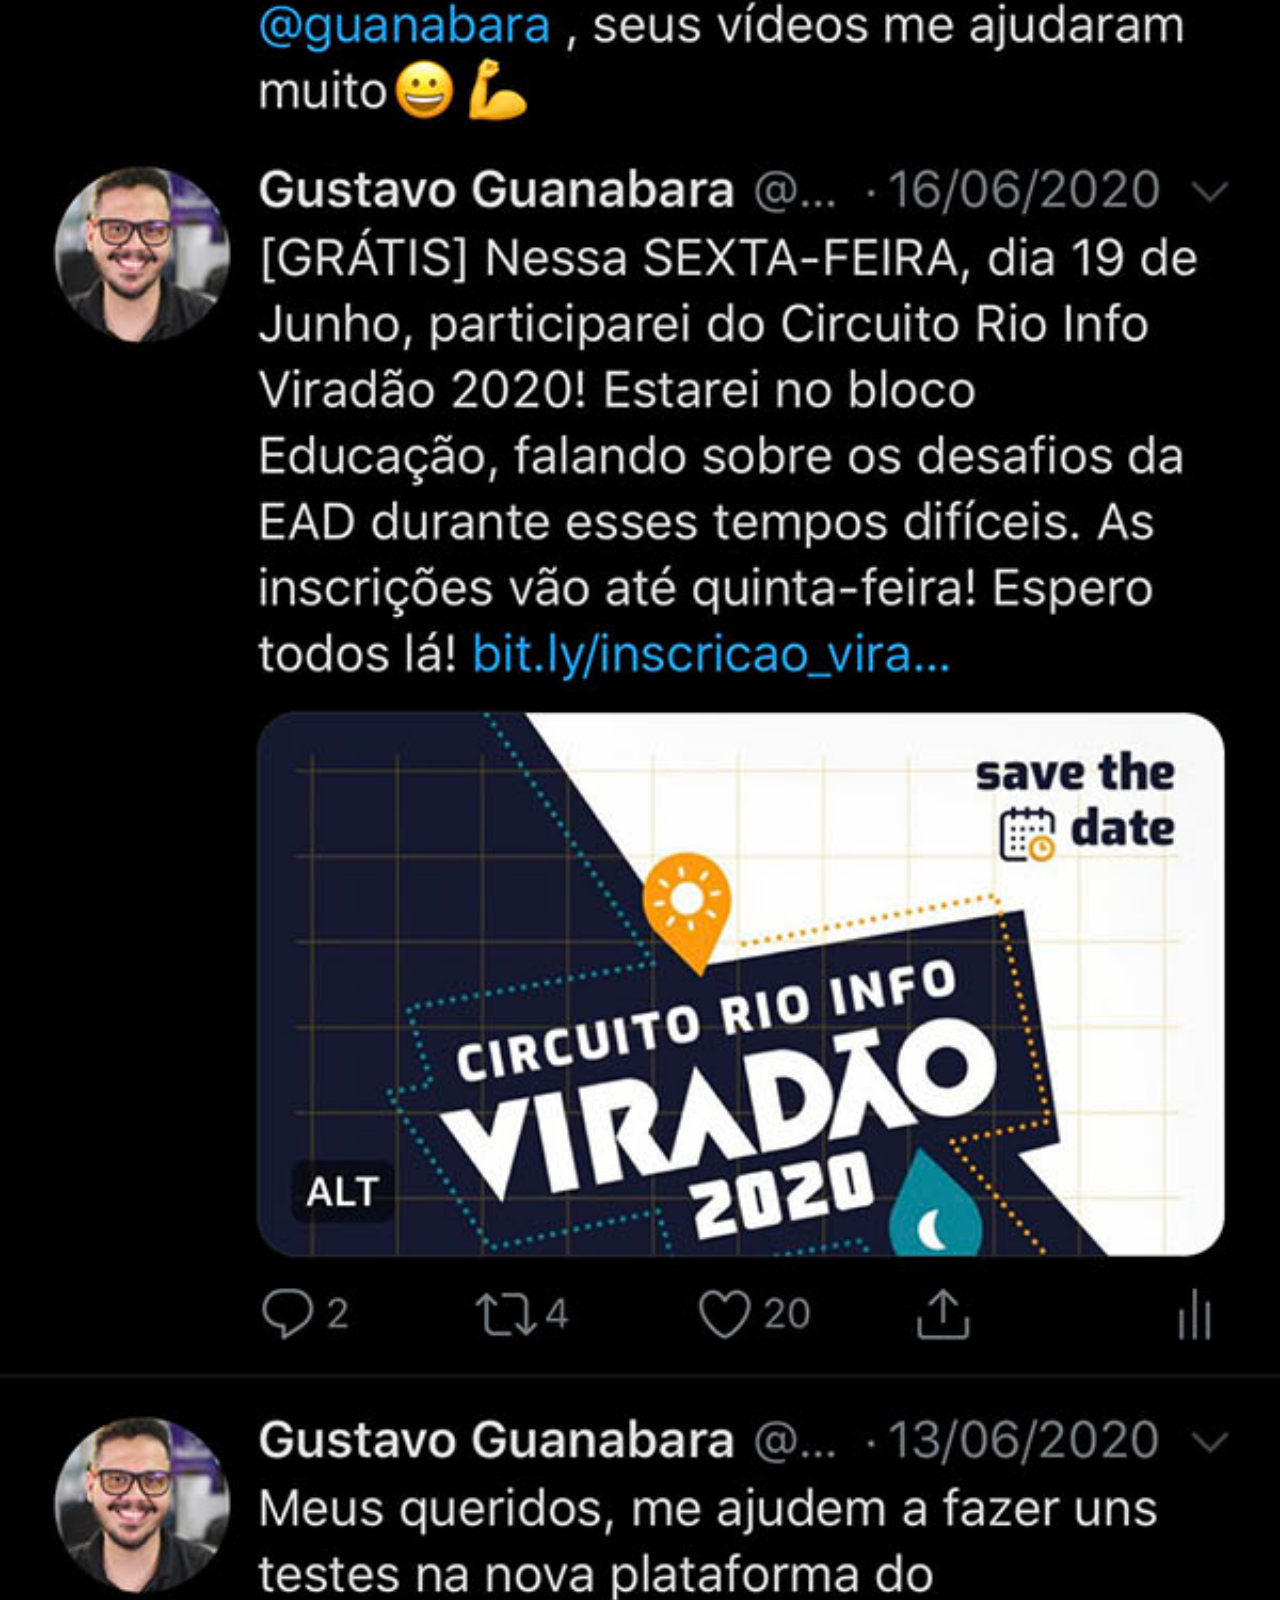
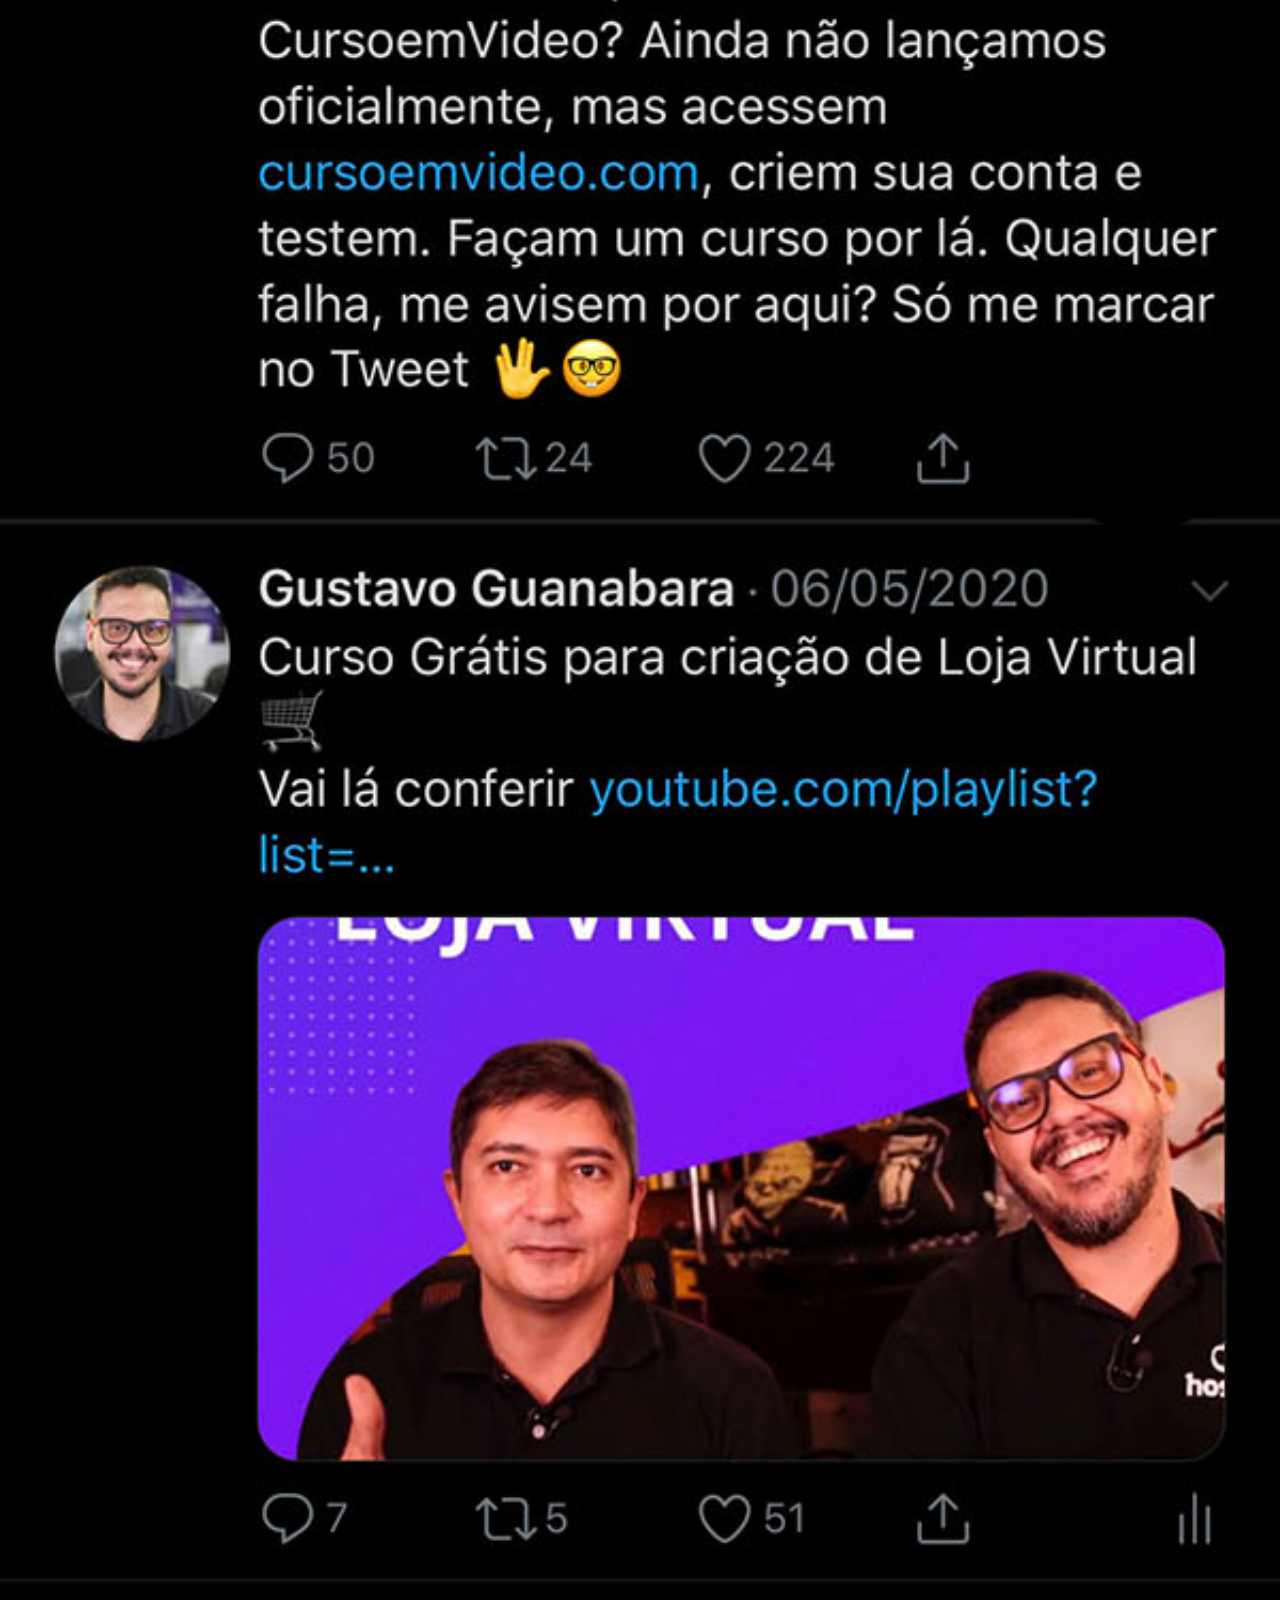
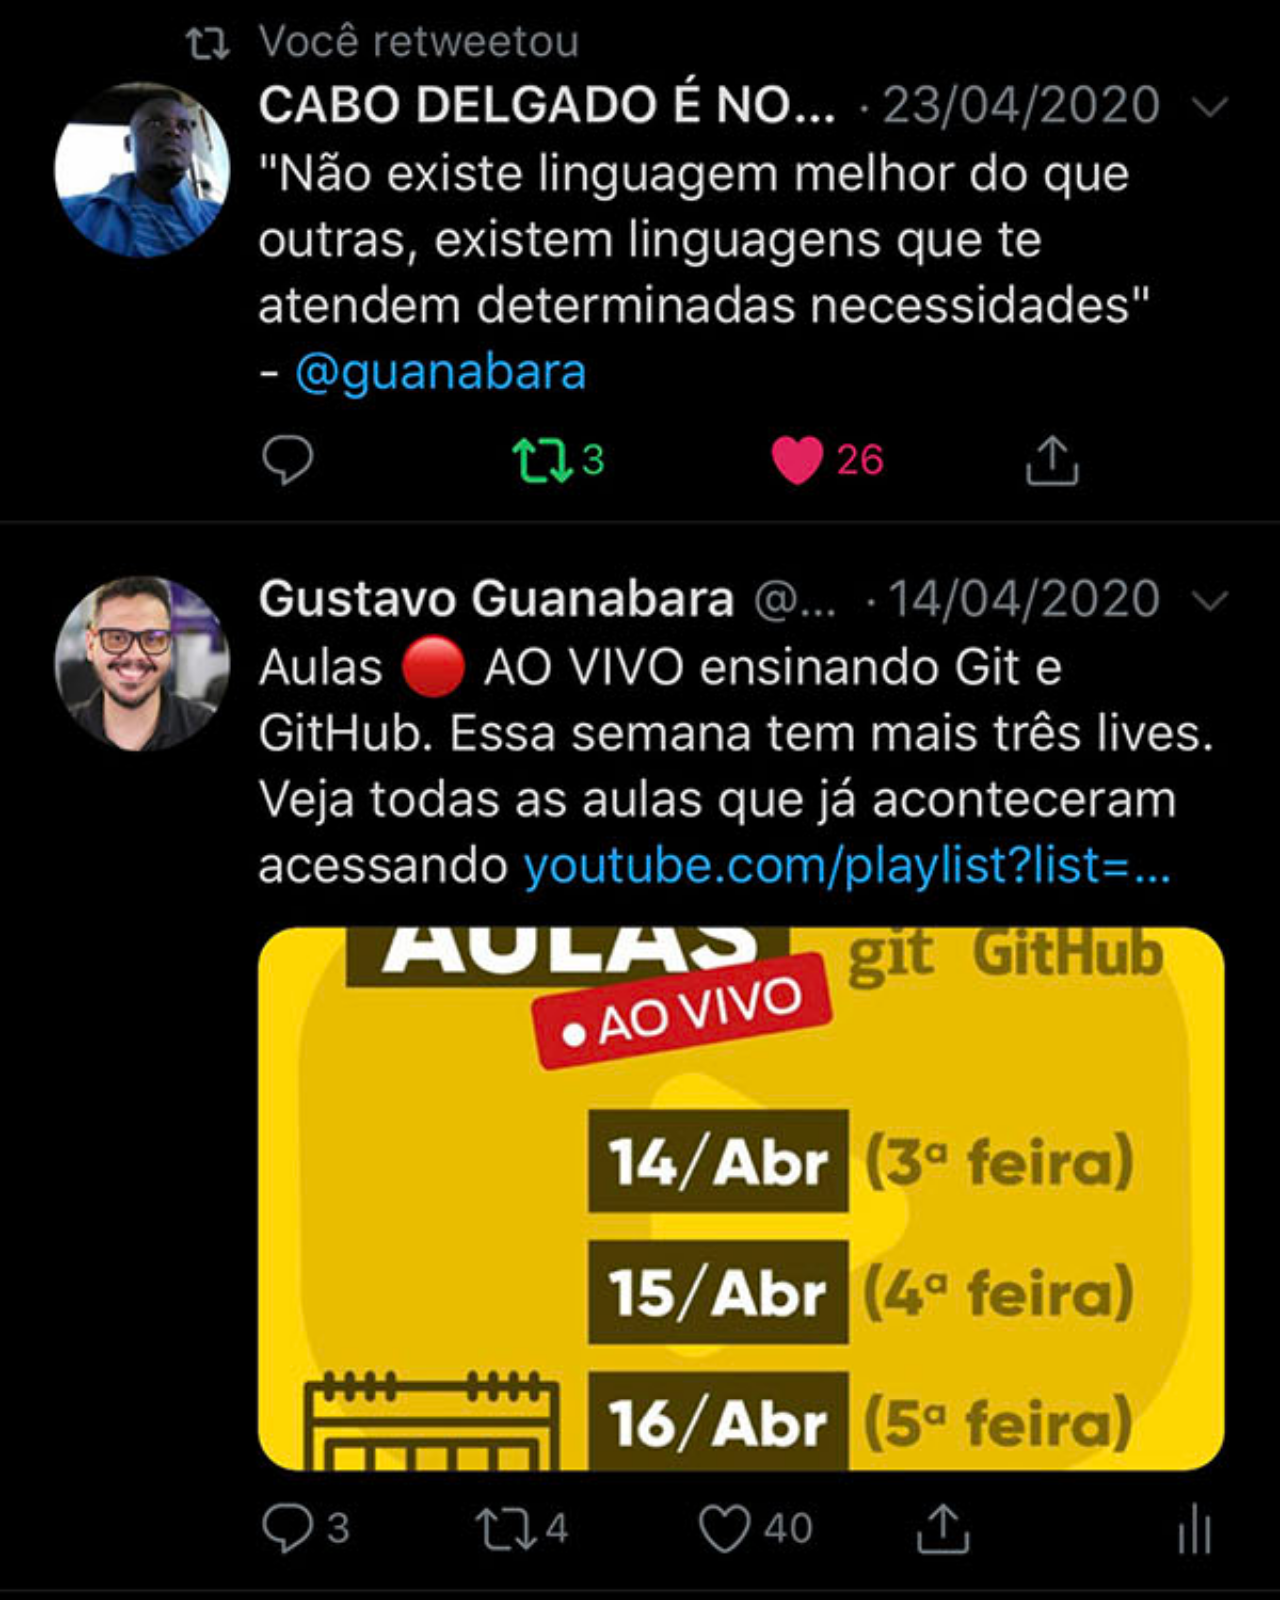
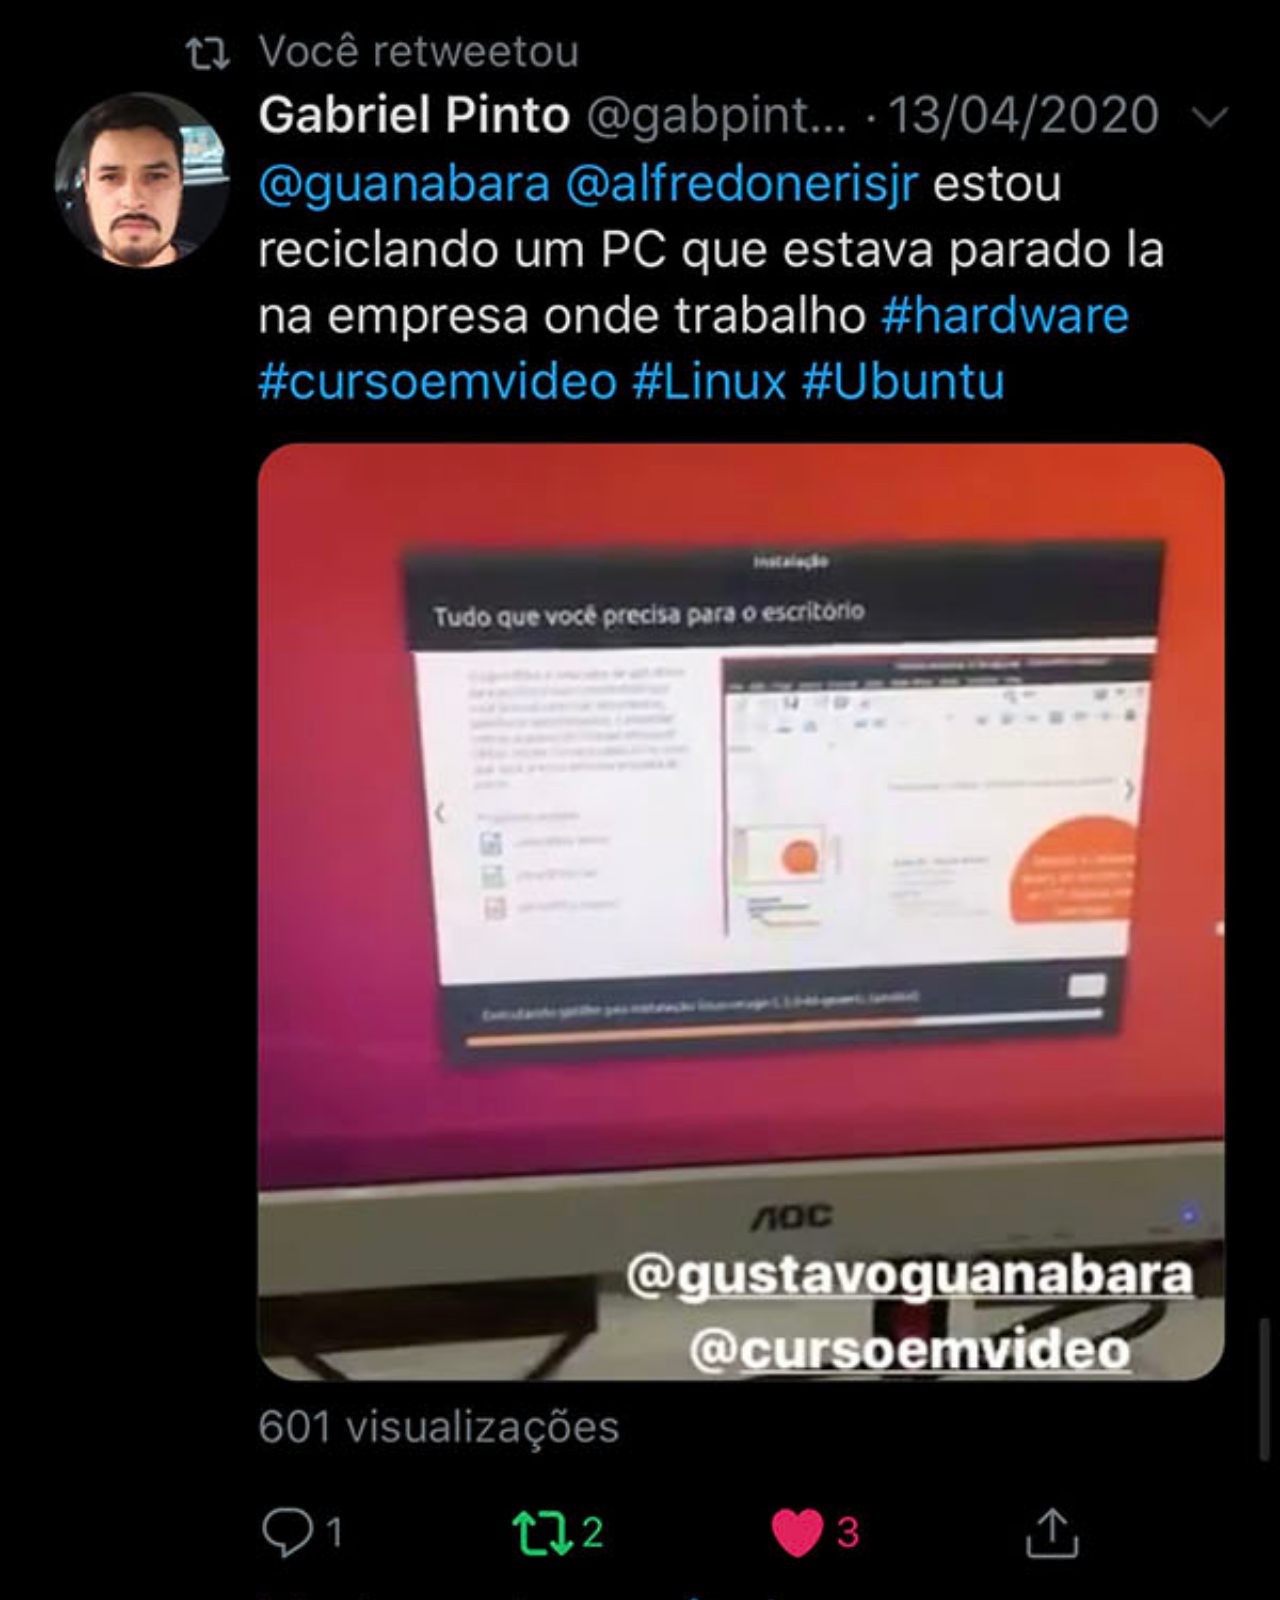
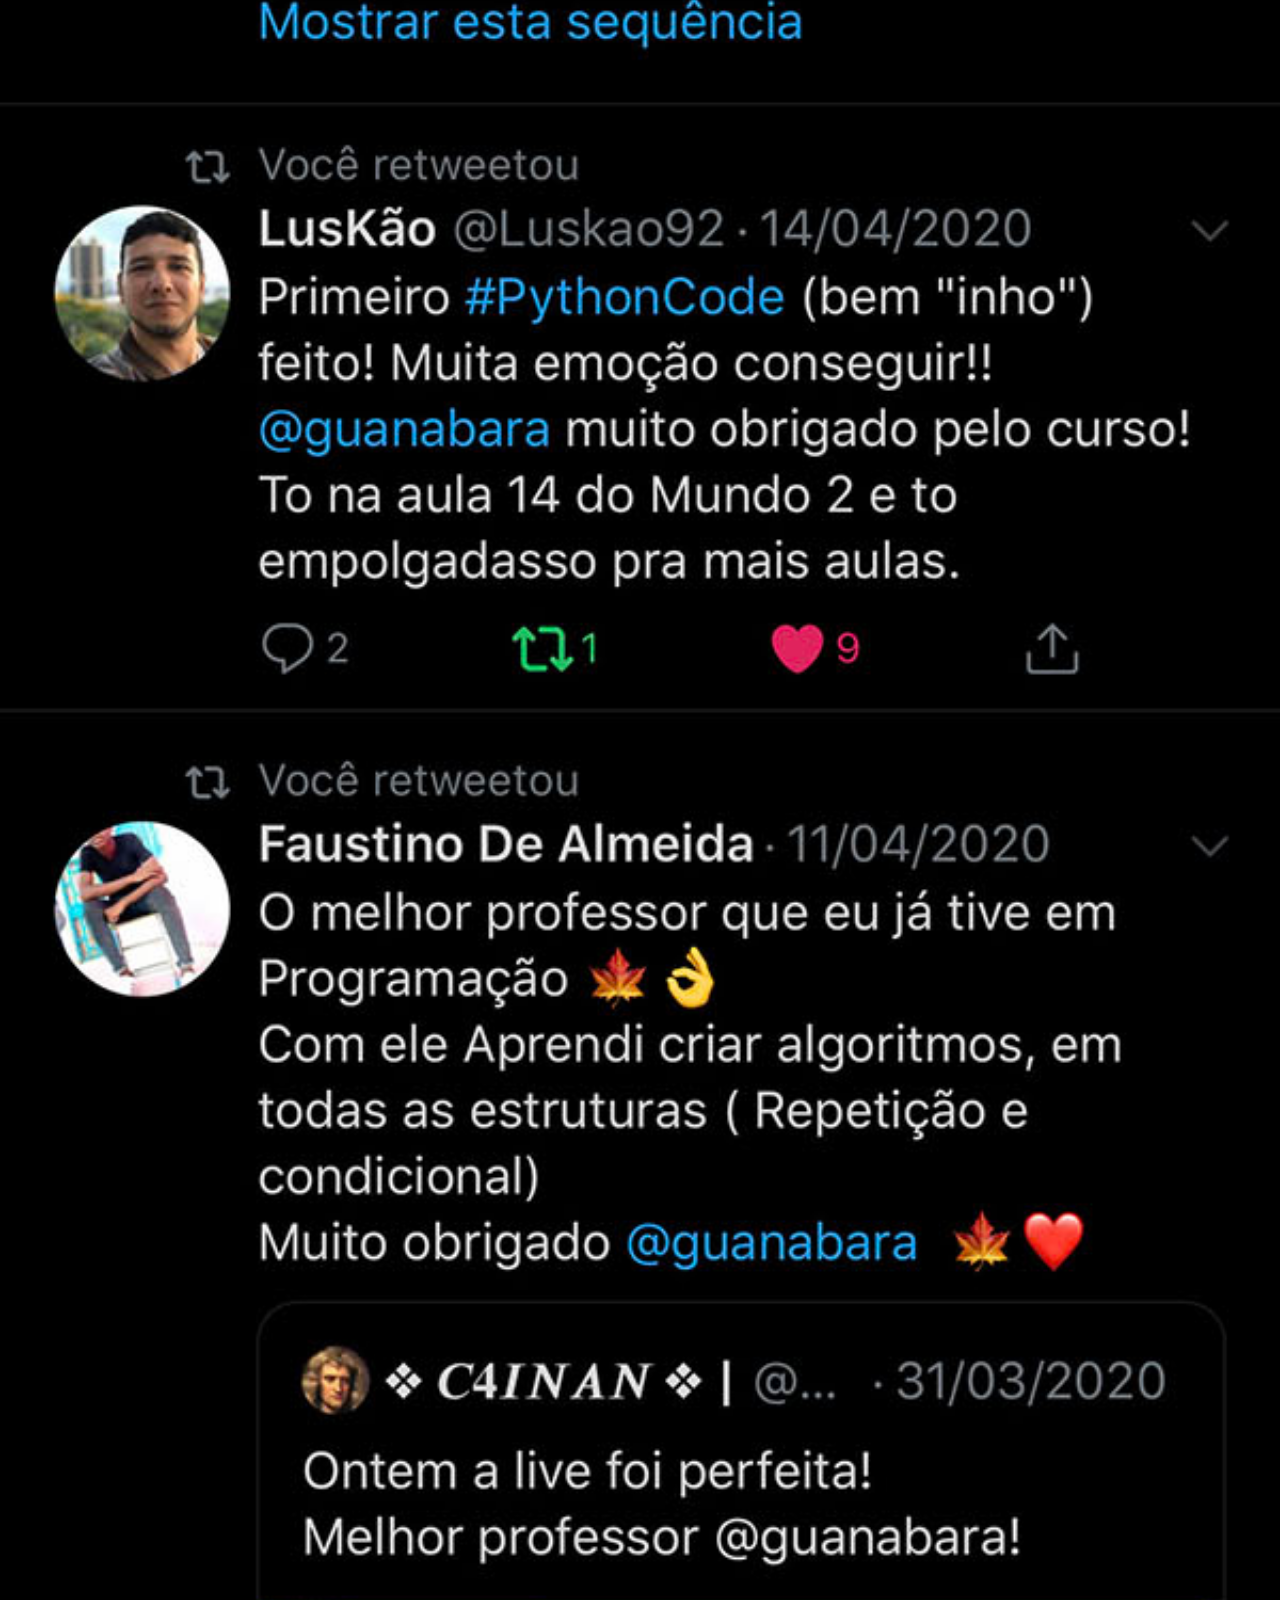
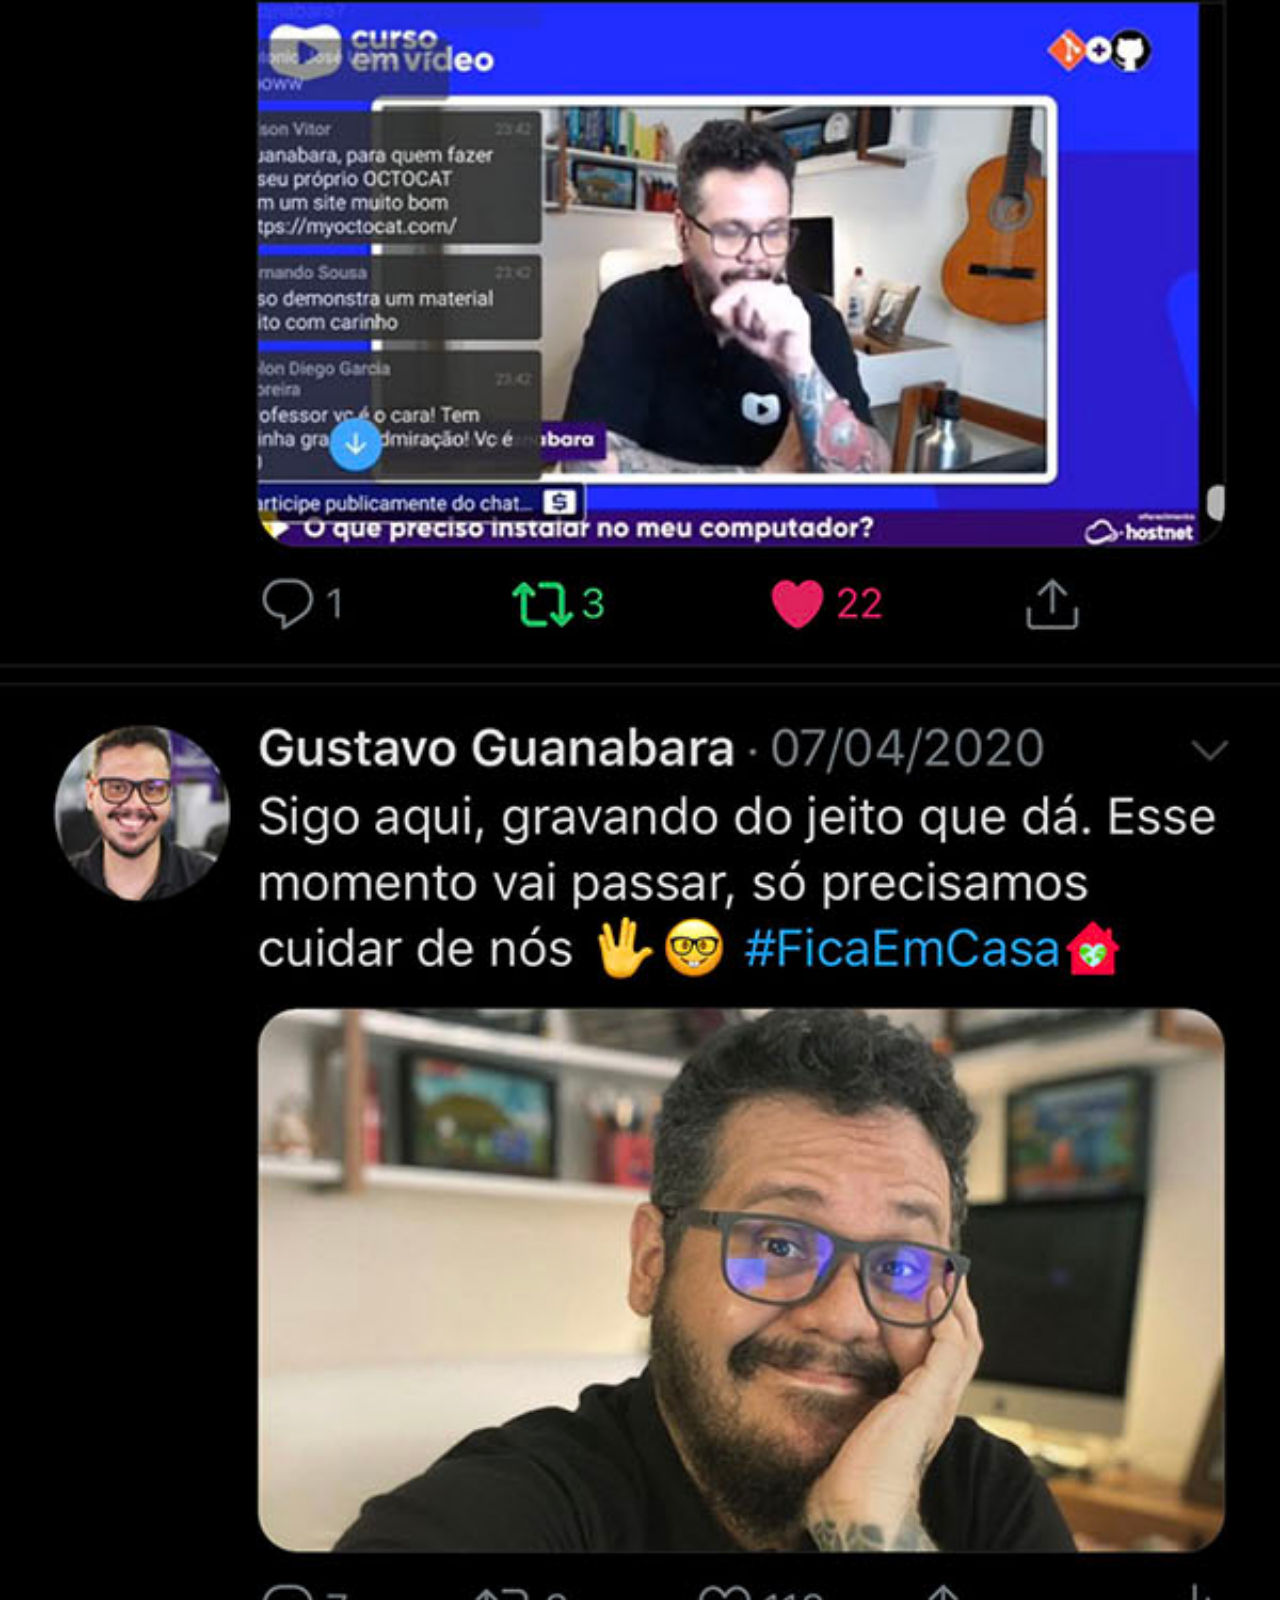
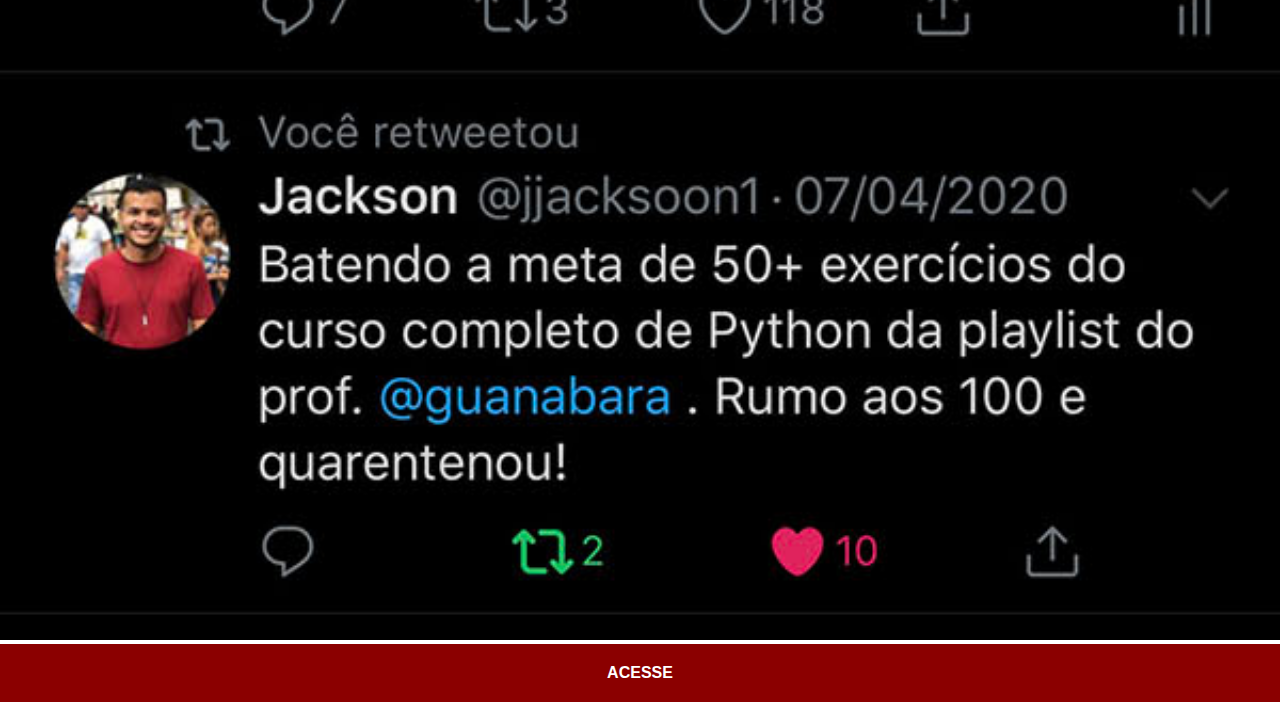
<file: twitter.html>
<!DOCTYPE html>
<html lang="pt-br">
<head>
    <meta charset="UTF-8">
    <meta http-equiv="X-UA-Compatible" content="IE=edge">
    <meta name="viewport" content="width=device-width, initial-scale=1.0">
    <link rel="stylesheet" href="../estilos/social.css">
    <title>twitter</title>
</head>
<body>
    <img src="imagens/tela-twitter.jpg" alt="youtube">
    <a href="https://www.twitter.com" target="_blank">ACESSE</a>
</body>
</html>
</file>
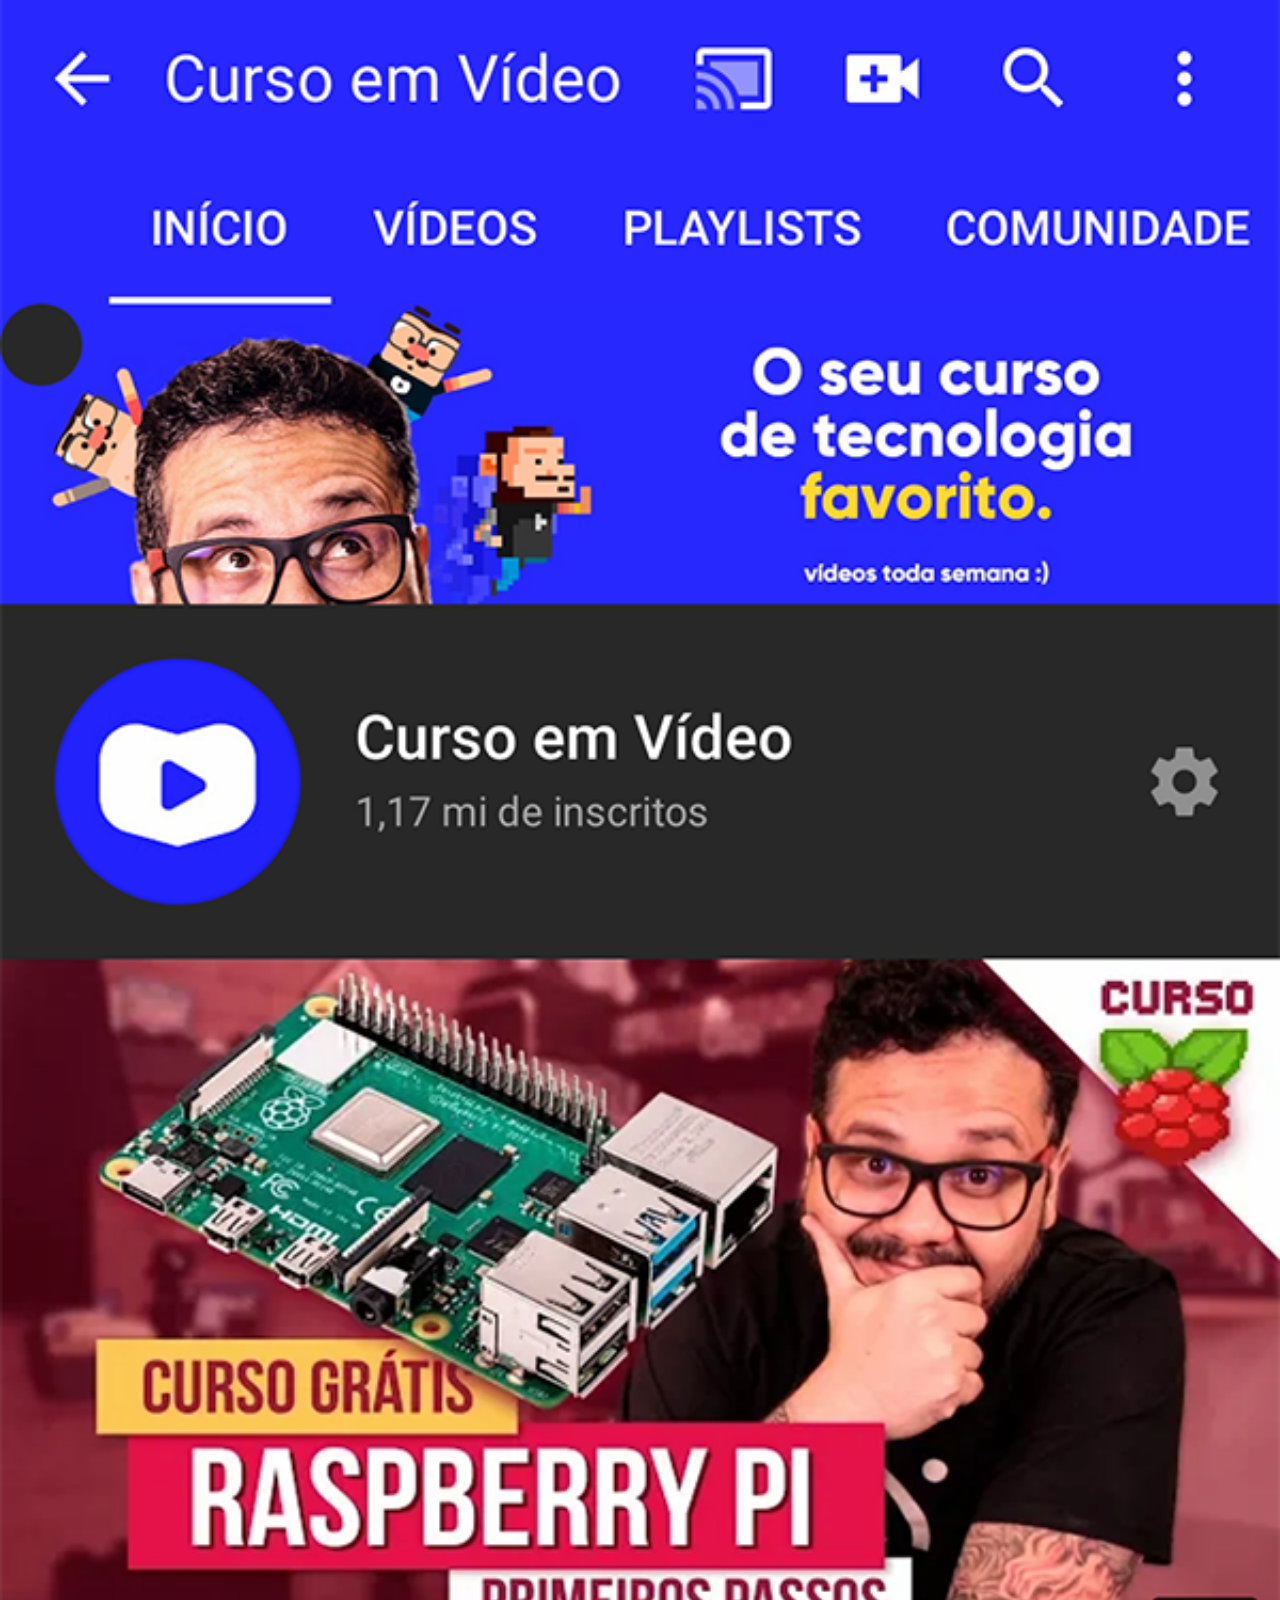
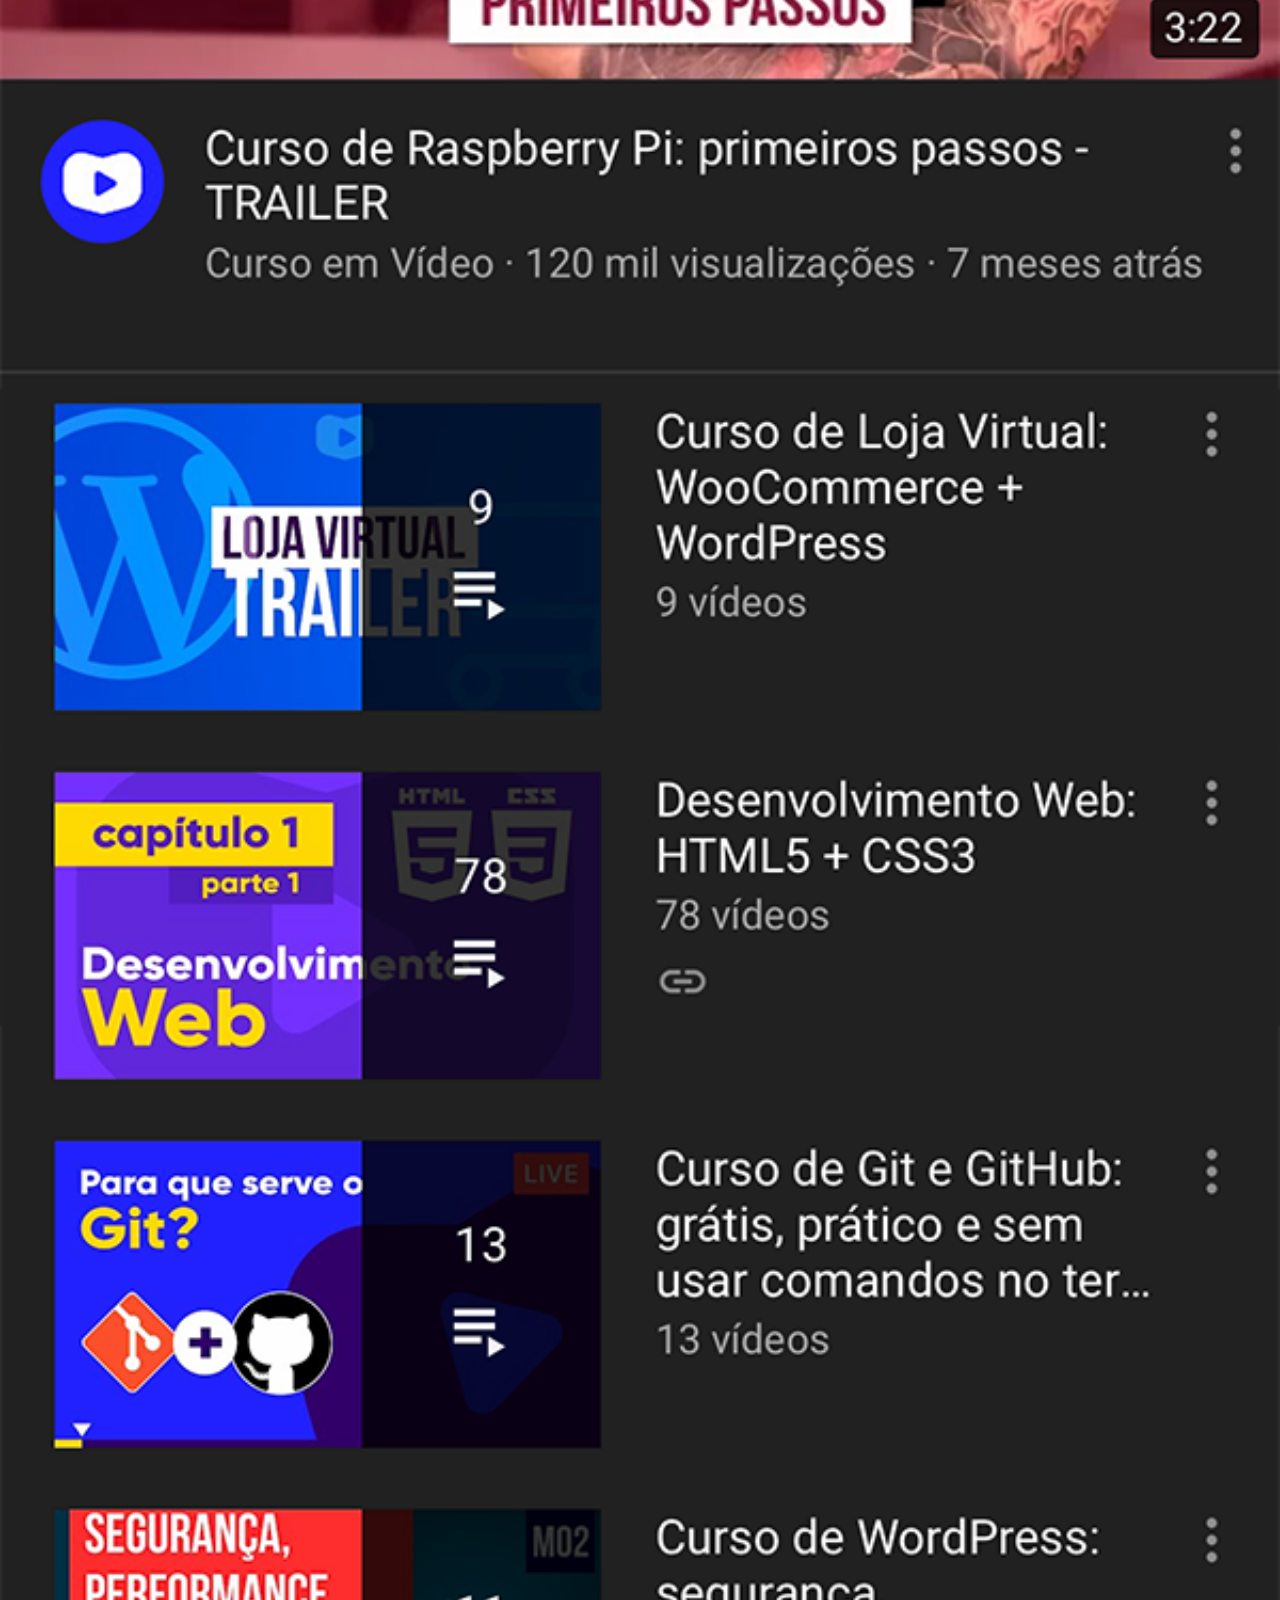
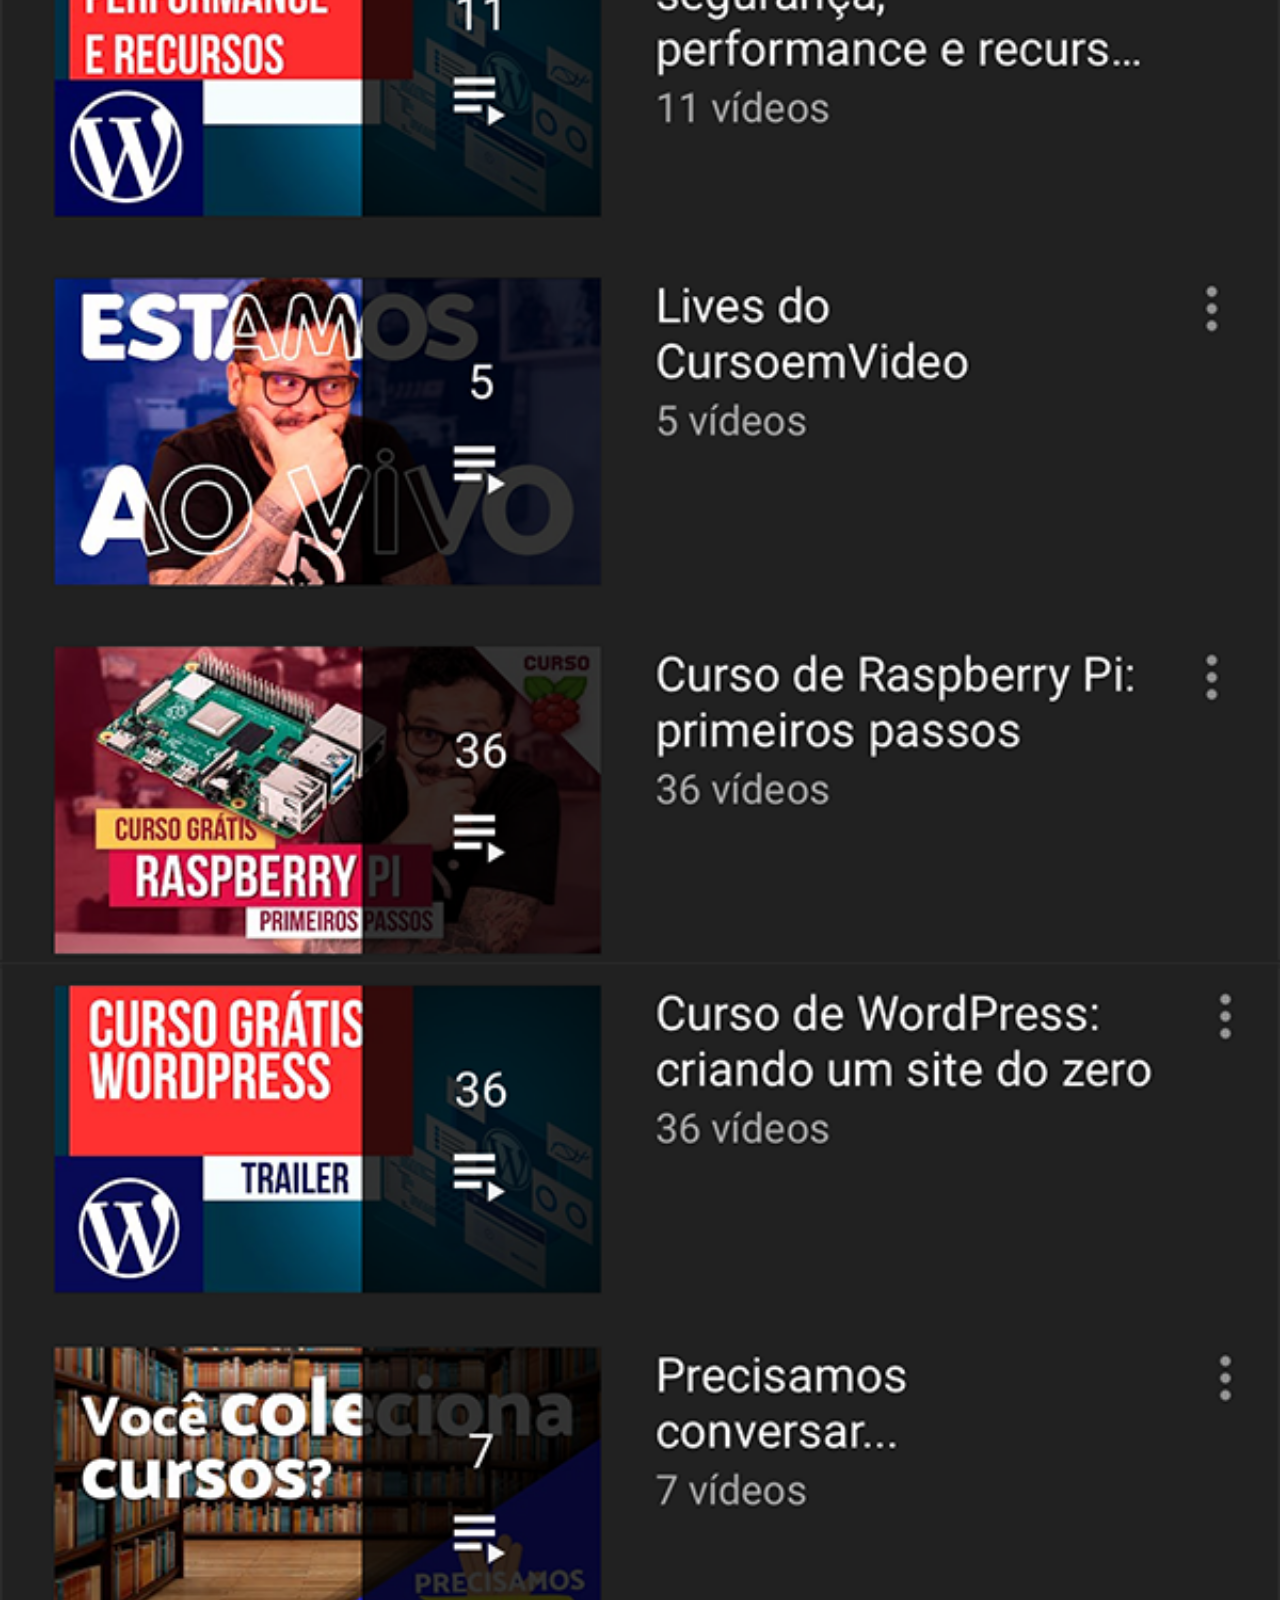
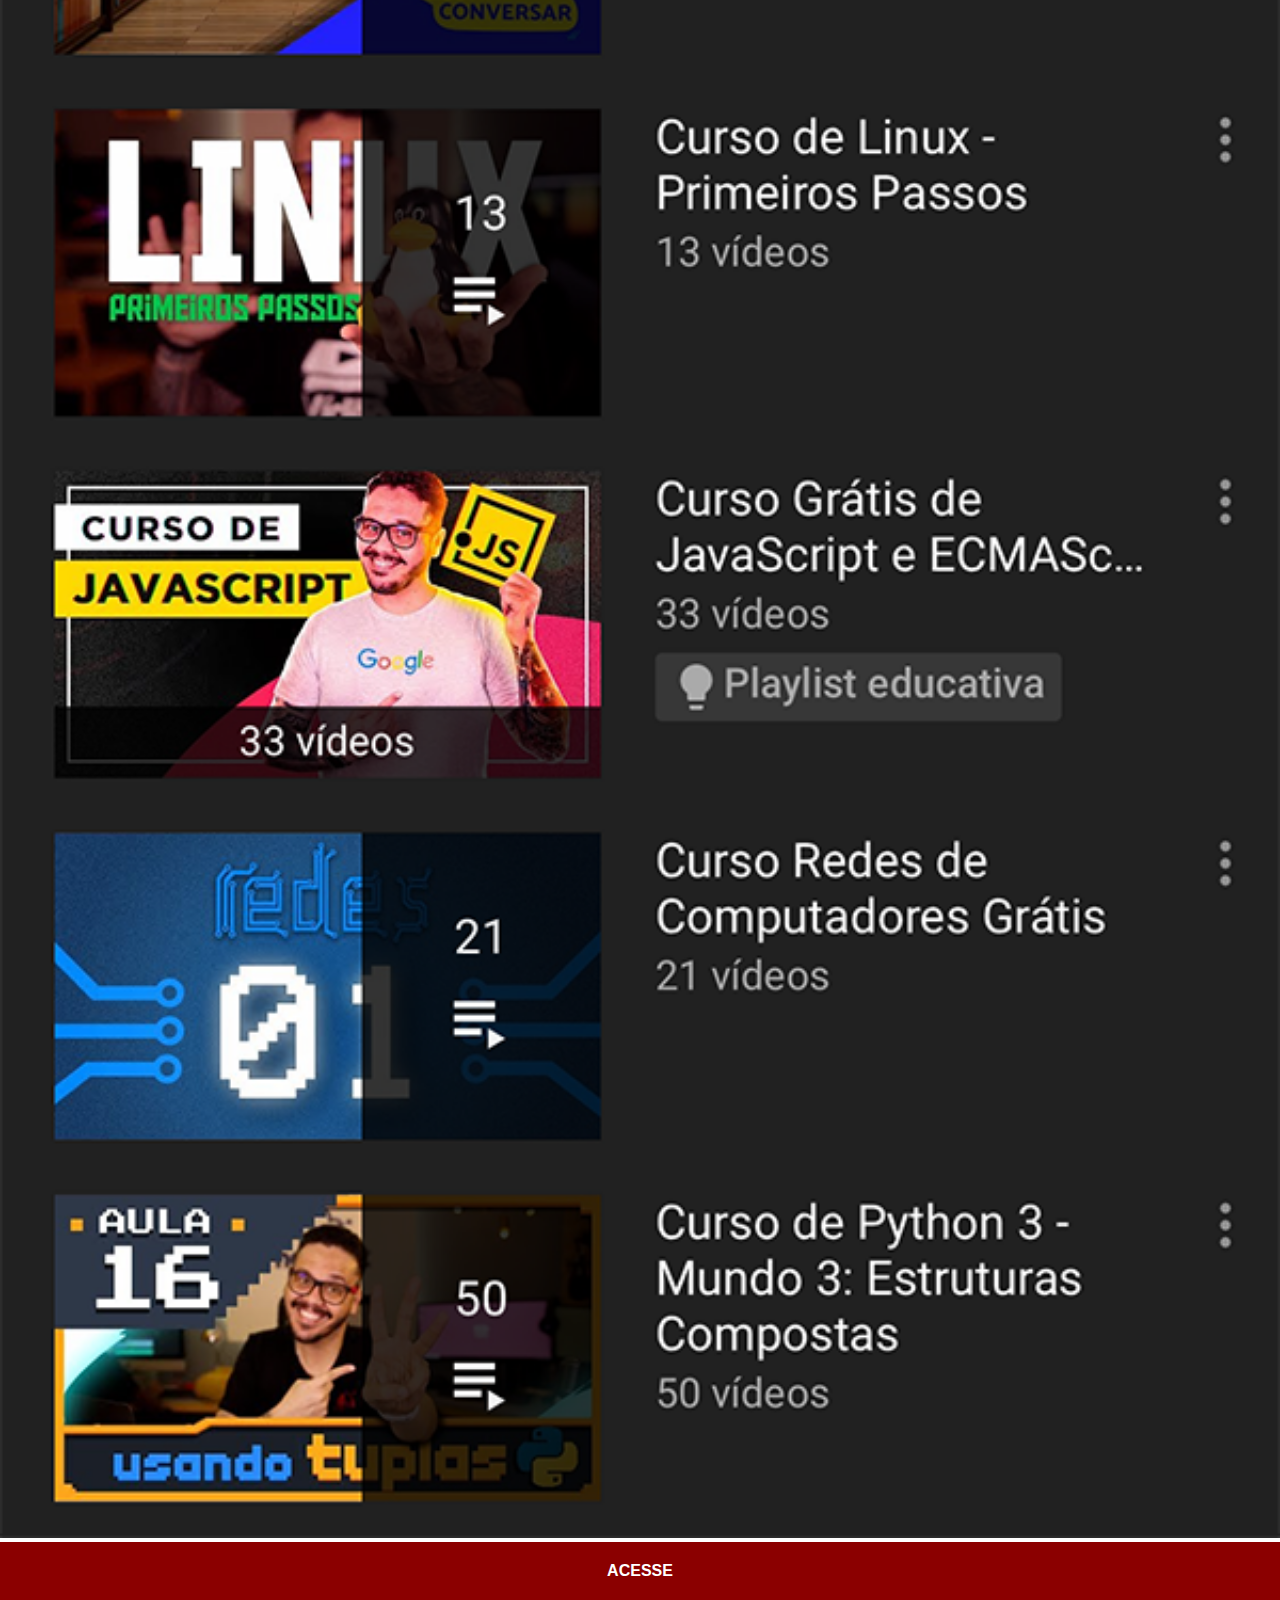
<file: youtub.html>
<!DOCTYPE html>
<html lang="pt-br">
<head>
    <meta charset="UTF-8">
    <meta http-equiv="X-UA-Compatible" content="IE=edge">
    <meta name="viewport" content="width=device-width, initial-scale=1.0">
    <title>youtube</title>
    <style>
        * {
        margin: 0px;
        padding: 0px;
        font-family: Arial, Helvetica, sans-serif;
        }

        ::-webkit-scrollbar {
            width: 0px;
            height: 0px;
        }
        img {
            width: 100vw;
        }
        a {
            display: block;
            background-color: darkred;
            color: white;
            padding: 20px;
            text-align: center;
            font-weight: bolder;
            text-decoration: none;
        }

        a:hover {
            background-color: red;
        }
    </style>
</head>
<body>
    <img src="imagens/tela-youtube.png" alt="youtube">
    <a href="youtub.com" target="_blank">ACESSE</a>
</body>
</html>
</file>
<file: estilos/css.css>
@charset "UTF-8";

* {
    margin: 0px;
    padding: 0px;
    font-family: Arial, Helvetica, sans-serif;
}

html, body {
    height: 100vh;
    width: 100vw;
    background-color: aqua;
}

body {
    background: url('../imagens/fundo-madeira.jpg') no-repeat top center;
    background-size: cover;
    background-attachment: fixed;
}

main {
    height: 100vh;
    position: relative;
}

section#telefone {
    position: absolute;
    top: 50%;
    left: 50%;
    transform: translate(-50%, -50%);

    height: 627px;
    width: 311px;
    background: url('../imagens/frame-iphone.png') no-repeat;
}

iframe#tela {
    position: relative;
    top: 80px;
    left: 22px;
    width: 269px;
    height: 471px;
}
section#redes-sociais {
    text-align:right;
}

section#redes-sociais img {
    width: 50px;
    margin: 10px;
    border-radius: 50%;
    box-shadow: 2px 2px 5px rgba(0,0,0,0.400);
    box-sizing: border-box;
}

section#redes-sociais img:hover {
    border: 2px solid rgba(255, 255, 255, 0.637);
    transform: translate(-3px, -3px);
    box-shadow: 5px 5px 10px rgba(0, 0, 0, 0.623);
    transition: transform 0.2s, border 0.2s;
}
</file>
<file: estilos/social.css>
* {
margin: 0px;
padding: 0px;
font-family: Arial, Helvetica, sans-serif;
}

::-webkit-scrollbar {
    width: 0px;
    height: 0px;
}
img {
    width: 100vw;
}
a {
    display: block;
    background-color: darkred;
    color: white;
    padding: 20px;
    text-align: center;
    font-weight: bolder;
    text-decoration: none;
}

a:hover {
    background-color: red;
}
</file>
